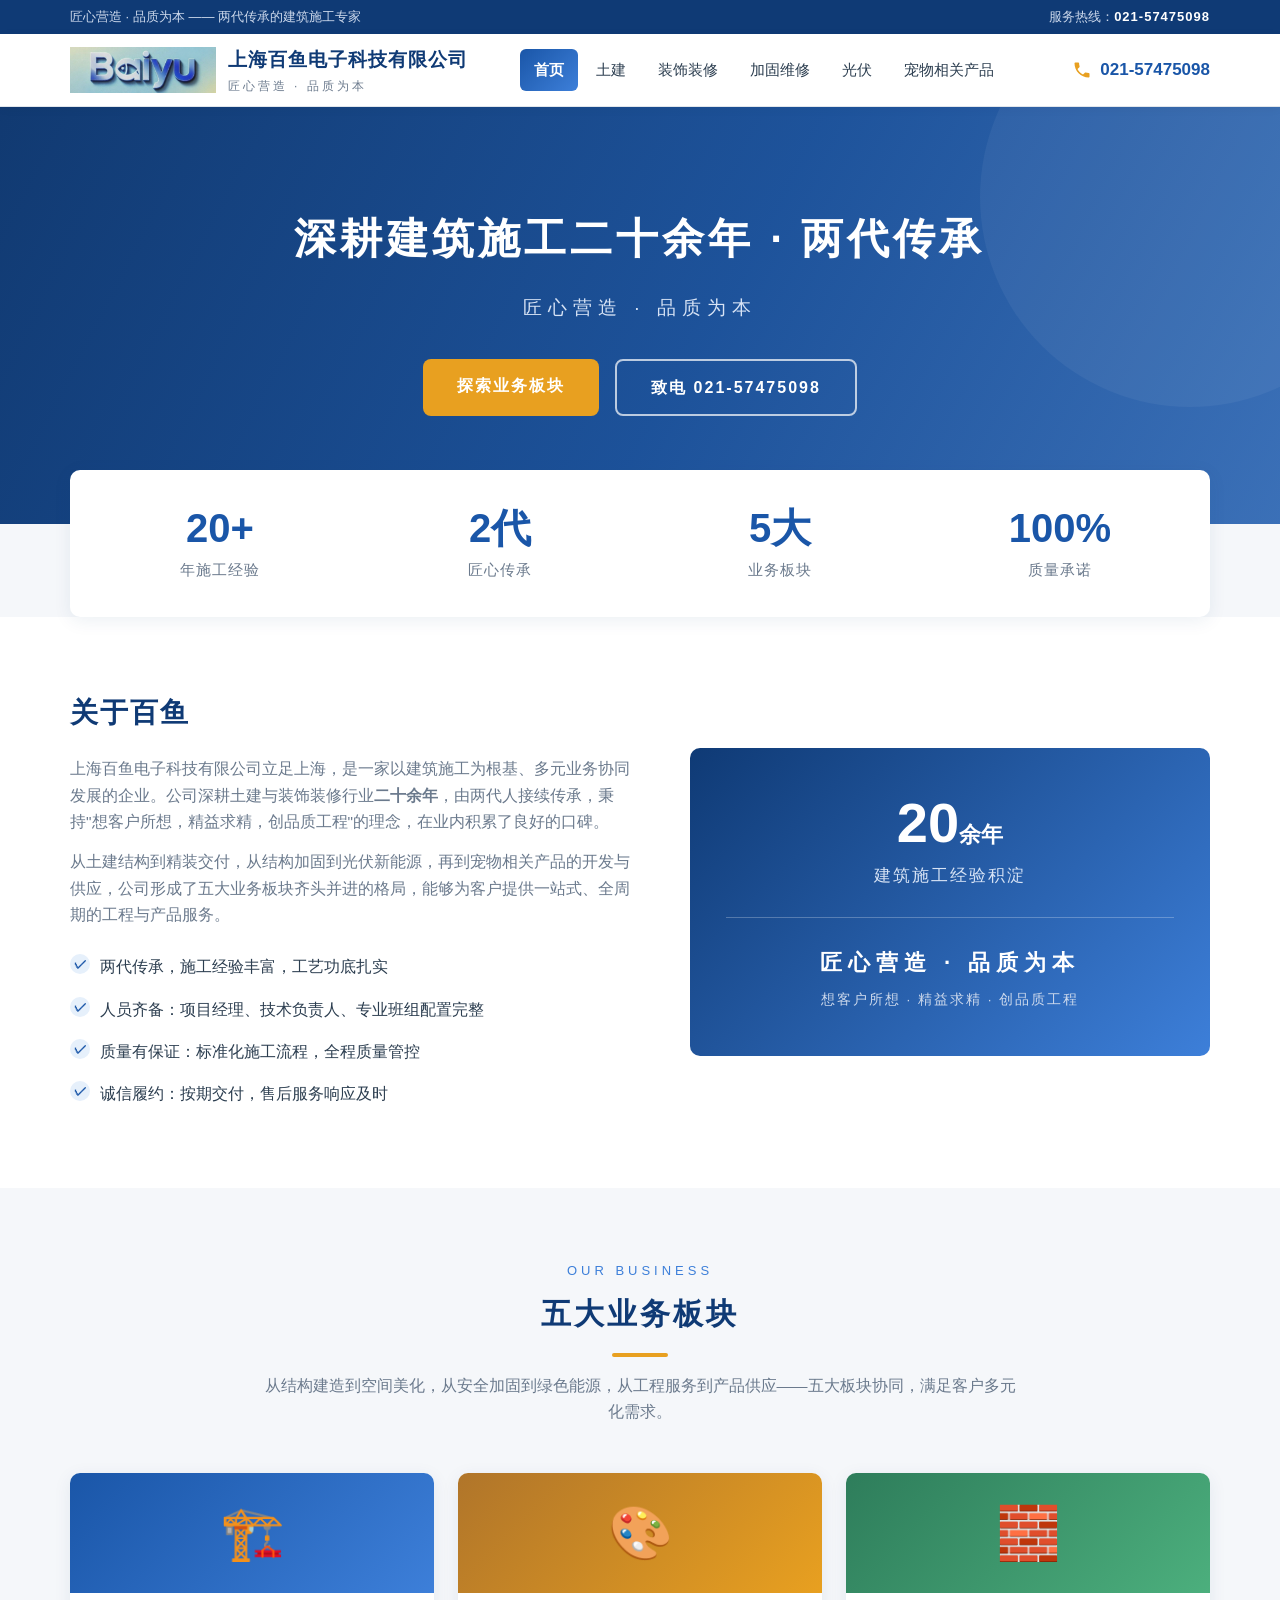
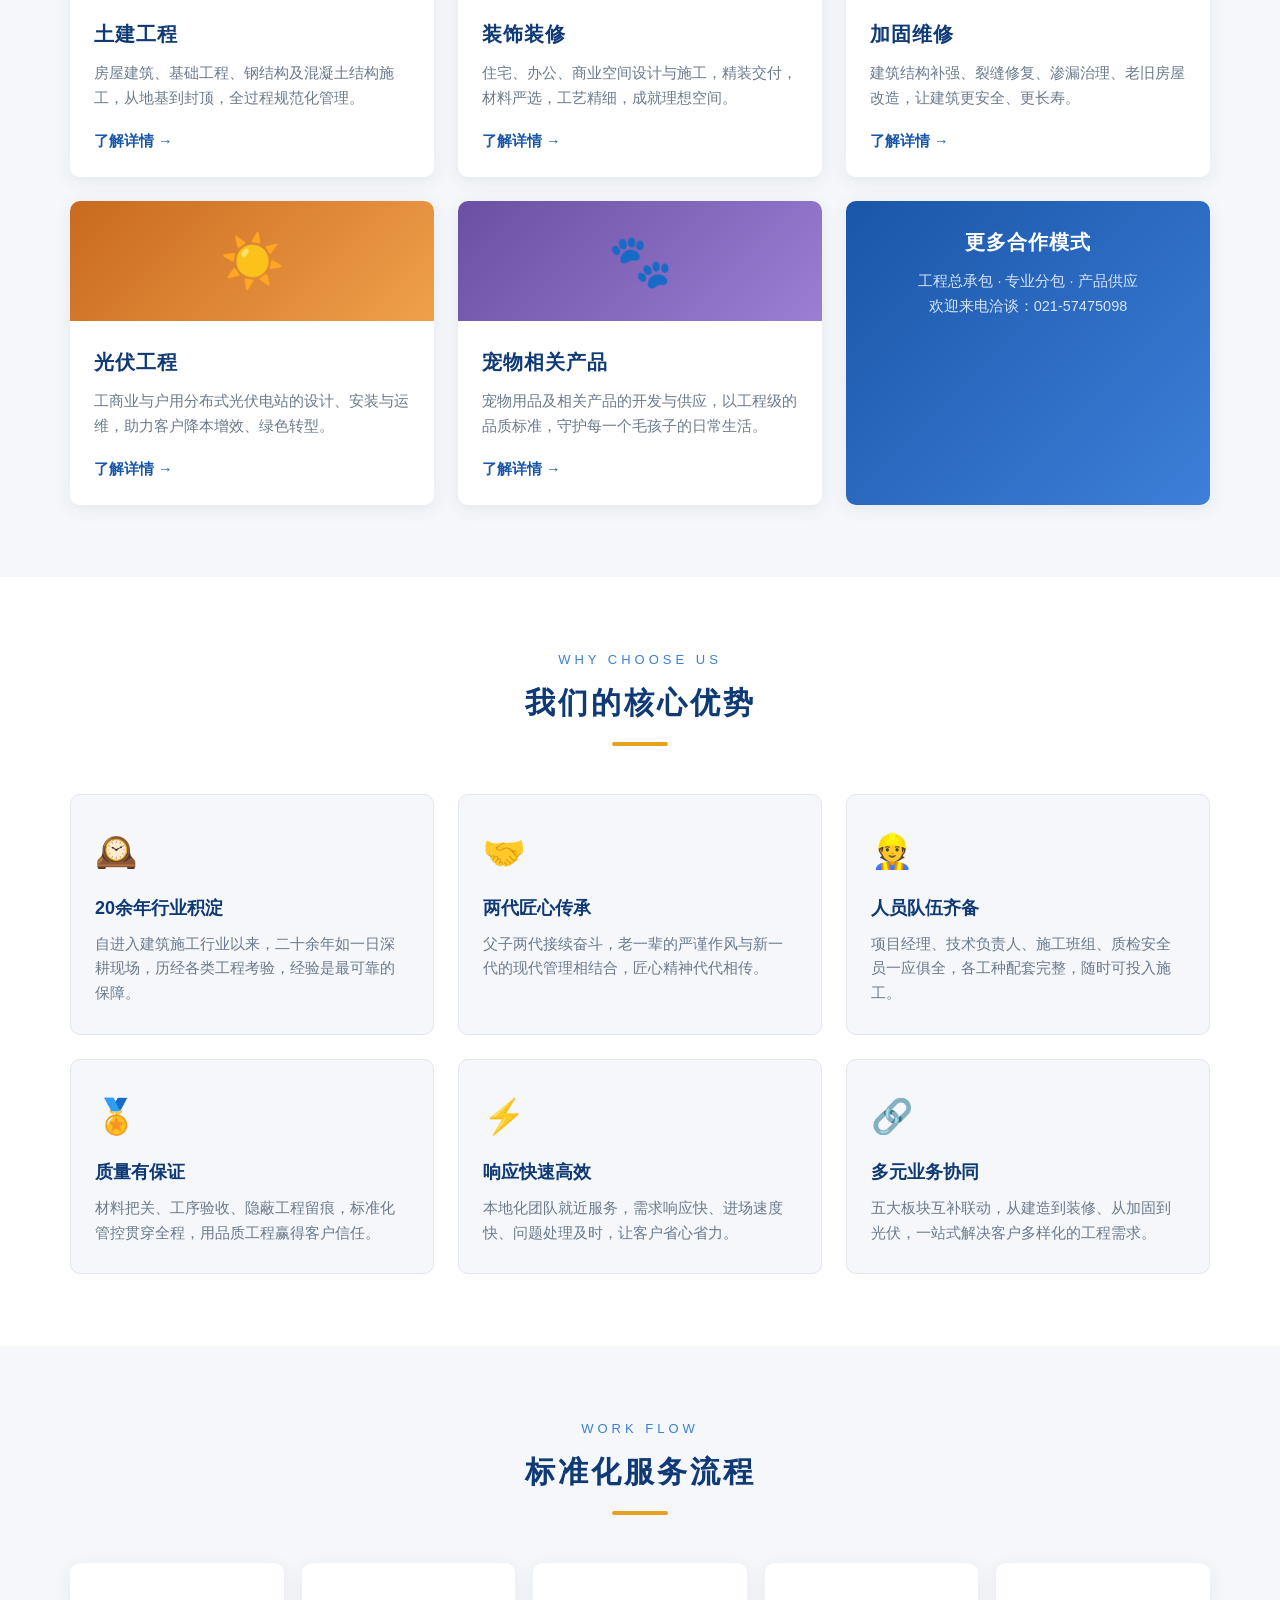
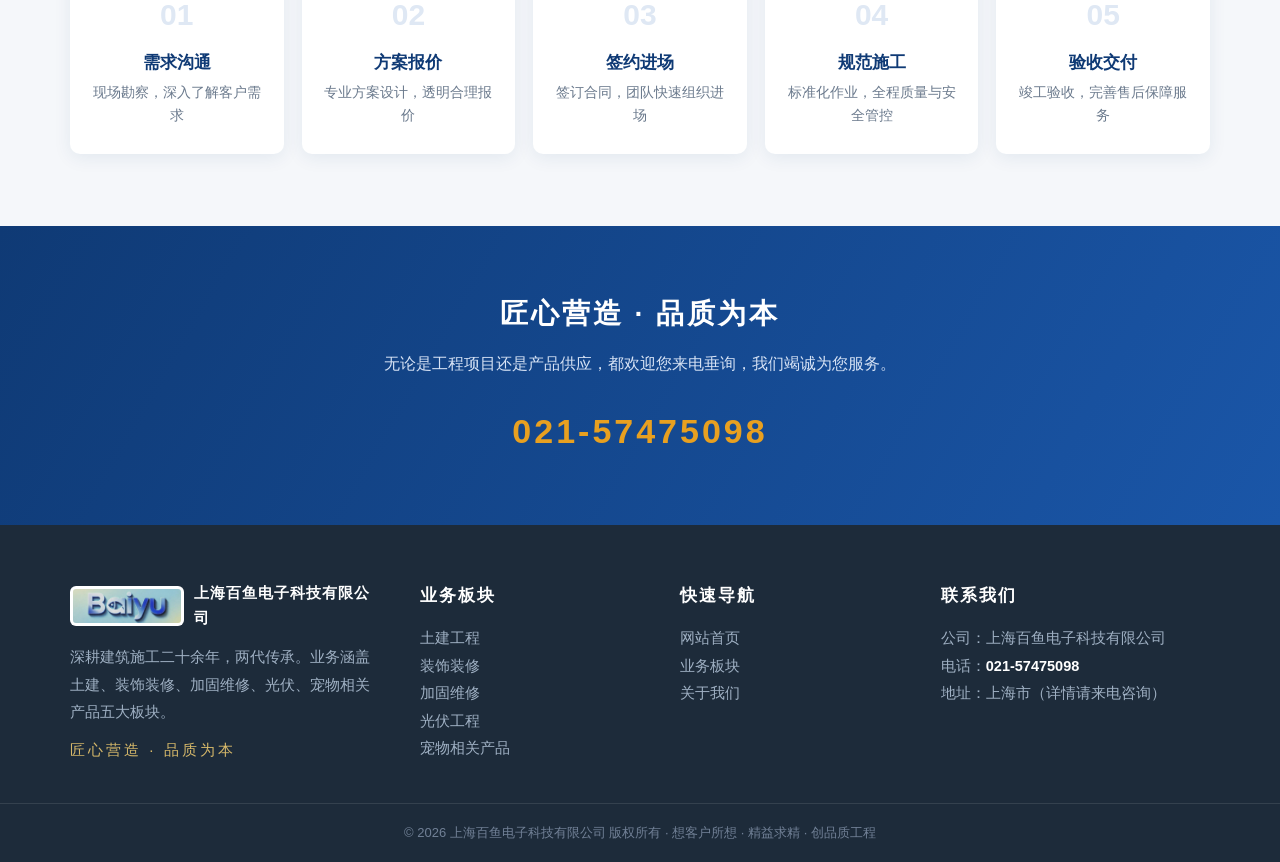
<file: index.html>
<!DOCTYPE html>
<html lang="zh-CN">
<head>
  <meta charset="UTF-8">
  <meta name="viewport" content="width=device-width, initial-scale=1.0">
  <meta name="description" content="上海百鱼电子科技有限公司——深耕建筑施工20余年，两代传承。业务涵盖土建、装饰装修、加固维修、光伏、宠物相关产品。匠心营造 · 品质为本。联系电话：021-57475098">
  <meta name="keywords" content="上海百鱼电子科技,土建工程,装饰装修,加固维修,光伏,宠物产品,建筑施工">
  <title>上海百鱼电子科技有限公司 · 匠心营造 品质为本</title>
  <link rel="icon" type="image/png" href="assets/logo.png">
  <link rel="stylesheet" href="css/style.css">
</head>
<body>

  <!-- 顶部信息条 -->
  <div class="topbar">
    <div class="container">
      <div>匠心营造 · 品质为本 —— 两代传承的建筑施工专家</div>
      <div>服务热线：<strong>021-57475098</strong></div>
    </div>
  </div>

  <!-- 导航 -->
  <header class="header">
    <div class="container nav">
      <a class="brand" href="index.html">
        <img src="assets/logo.png" alt="百鱼 Baiyu Logo">
        <div class="brand-text">
          <div class="cn">上海百鱼电子科技有限公司</div>
          <div class="slogan">匠心营造 · 品质为本</div>
        </div>
      </a>
      <nav class="nav-links" id="navLinks">
        <a href="index.html" class="active">首页</a>
        <a href="tujian.html">土建</a>
        <a href="zhuangshi.html">装饰装修</a>
        <a href="jiagu.html">加固维修</a>
        <a href="guangfu.html">光伏</a>
        <a href="chongwu.html">宠物相关产品</a>
      </nav>
      <div class="nav-phone">
        <svg viewBox="0 0 24 24"><path d="M6.6 10.8c1.4 2.8 3.8 5.1 6.6 6.6l2.2-2.2c.3-.3.7-.4 1-.2 1.1.4 2.3.6 3.6.6.6 0 1 .4 1 1V20c0 .6-.4 1-1 1C10.6 21 3 13.4 3 4c0-.6.4-1 1-1h3.5c.6 0 1 .4 1 1 0 1.2.2 2.4.6 3.6.1.3 0 .7-.2 1l-2.3 2.2z"/></svg>
        <span>021-57475098</span>
      </div>
      <button class="nav-toggle" aria-label="打开菜单">
        <span></span><span></span><span></span>
      </button>
    </div>
  </header>

  <!-- 首屏横幅 -->
  <section class="hero">
    <div class="container">
      <h1>深耕建筑施工二十余年 · 两代传承</h1>
      <div class="sub">匠心营造 · 品质为本</div>
      <div class="hero-actions">
        <a href="#biz" class="btn btn-primary">探索业务板块</a>
        <a href="tel:021-57475098" class="btn btn-ghost">致电 021-57475098</a>
      </div>
    </div>
  </section>

  <!-- 优势统计 -->
  <div class="container">
    <div class="stats reveal">
      <div class="stat">
        <div class="num" data-target="20" data-suffix="+">0</div>
        <div class="label">年施工经验</div>
      </div>
      <div class="stat">
        <div class="num" data-target="2" data-suffix="代">0</div>
        <div class="label">匠心传承</div>
      </div>
      <div class="stat">
        <div class="num" data-target="5" data-suffix="大">0</div>
        <div class="label">业务板块</div>
      </div>
      <div class="stat">
        <div class="num" data-target="100" data-suffix="%">0</div>
        <div class="label">质量承诺</div>
      </div>
    </div>
  </div>

  <!-- 公司简介 -->
  <section class="section alt" id="about">
    <div class="container about-wrap">
      <div class="about-text reveal">
        <h2>关于百鱼</h2>
        <p>上海百鱼电子科技有限公司立足上海，是一家以建筑施工为根基、多元业务协同发展的企业。公司深耕土建与装饰装修行业<strong>二十余年</strong>，由两代人接续传承，秉持"想客户所想，精益求精，创品质工程"的理念，在业内积累了良好的口碑。</p>
        <p>从土建结构到精装交付，从结构加固到光伏新能源，再到宠物相关产品的开发与供应，公司形成了五大业务板块齐头并进的格局，能够为客户提供一站式、全周期的工程与产品服务。</p>
        <ul class="about-list">
          <li>两代传承，施工经验丰富，工艺功底扎实</li>
          <li>人员齐备：项目经理、技术负责人、专业班组配置完整</li>
          <li>质量有保证：标准化施工流程，全程质量管控</li>
          <li>诚信履约：按期交付，售后服务响应及时</li>
        </ul>
      </div>
      <div class="about-badge reveal">
        <div class="big">20<span>余年</span></div>
        <div class="t">建筑施工经验积淀</div>
        <hr>
        <div class="phil">匠心营造 · 品质为本</div>
        <div class="phil-sub">想客户所想 · 精益求精 · 创品质工程</div>
      </div>
    </div>
  </section>

  <!-- 五大业务板块 -->
  <section class="section" id="biz">
    <div class="container">
      <div class="section-head reveal">
        <div class="en">Our Business</div>
        <h2>五大业务板块</h2>
        <div class="line"></div>
        <p class="desc">从结构建造到空间美化，从安全加固到绿色能源，从工程服务到产品供应——五大板块协同，满足客户多元化需求。</p>
      </div>
      <div class="biz-grid">
        <a class="biz-card reveal" href="tujian.html">
          <div class="icon icon-1">🏗️</div>
          <div class="body">
            <h3>土建工程</h3>
            <p>房屋建筑、基础工程、钢结构及混凝土结构施工，从地基到封顶，全过程规范化管理。</p>
            <span class="more">了解详情 →</span>
          </div>
        </a>
        <a class="biz-card reveal" href="zhuangshi.html">
          <div class="icon icon-2">🎨</div>
          <div class="body">
            <h3>装饰装修</h3>
            <p>住宅、办公、商业空间设计与施工，精装交付，材料严选，工艺精细，成就理想空间。</p>
            <span class="more">了解详情 →</span>
          </div>
        </a>
        <a class="biz-card reveal" href="jiagu.html">
          <div class="icon icon-3">🧱</div>
          <div class="body">
            <h3>加固维修</h3>
            <p>建筑结构补强、裂缝修复、渗漏治理、老旧房屋改造，让建筑更安全、更长寿。</p>
            <span class="more">了解详情 →</span>
          </div>
        </a>
        <a class="biz-card reveal" href="guangfu.html">
          <div class="icon icon-4">☀️</div>
          <div class="body">
            <h3>光伏工程</h3>
            <p>工商业与户用分布式光伏电站的设计、安装与运维，助力客户降本增效、绿色转型。</p>
            <span class="more">了解详情 →</span>
          </div>
        </a>
        <a class="biz-card reveal" href="chongwu.html">
          <div class="icon icon-5">🐾</div>
          <div class="body">
            <h3>宠物相关产品</h3>
            <p>宠物用品及相关产品的开发与供应，以工程级的品质标准，守护每一个毛孩子的日常生活。</p>
            <span class="more">了解详情 →</span>
          </div>
        </a>
        <div class="biz-card reveal" href="index.html" style="background:linear-gradient(135deg,#1a56a8,#3d7fd9);justify-content:center;text-align:center;">
          <div class="body" style="color:#fff;">
            <h3 style="color:#fff;">更多合作模式</h3>
            <p style="color:#d7e3f5;">工程总承包 · 专业分包 · 产品供应<br>欢迎来电洽谈：021-57475098</p>
          </div>
        </div>
      </div>
    </div>
  </section>

  <!-- 核心优势 -->
  <section class="section alt">
    <div class="container">
      <div class="section-head reveal">
        <div class="en">Why Choose Us</div>
        <h2>我们的核心优势</h2>
        <div class="line"></div>
      </div>
      <div class="point-grid">
        <div class="point-card reveal">
          <div class="ico">🕰️</div>
          <h3>20余年行业积淀</h3>
          <p>自进入建筑施工行业以来，二十余年如一日深耕现场，历经各类工程考验，经验是最可靠的保障。</p>
        </div>
        <div class="point-card reveal">
          <div class="ico">🤝</div>
          <h3>两代匠心传承</h3>
          <p>父子两代接续奋斗，老一辈的严谨作风与新一代的现代管理相结合，匠心精神代代相传。</p>
        </div>
        <div class="point-card reveal">
          <div class="ico">👷</div>
          <h3>人员队伍齐备</h3>
          <p>项目经理、技术负责人、施工班组、质检安全员一应俱全，各工种配套完整，随时可投入施工。</p>
        </div>
        <div class="point-card reveal">
          <div class="ico">🏅</div>
          <h3>质量有保证</h3>
          <p>材料把关、工序验收、隐蔽工程留痕，标准化管控贯穿全程，用品质工程赢得客户信任。</p>
        </div>
        <div class="point-card reveal">
          <div class="ico">⚡</div>
          <h3>响应快速高效</h3>
          <p>本地化团队就近服务，需求响应快、进场速度快、问题处理及时，让客户省心省力。</p>
        </div>
        <div class="point-card reveal">
          <div class="ico">🔗</div>
          <h3>多元业务协同</h3>
          <p>五大板块互补联动，从建造到装修、从加固到光伏，一站式解决客户多样化的工程需求。</p>
        </div>
      </div>
    </div>
  </section>

  <!-- 服务流程 -->
  <section class="section">
    <div class="container">
      <div class="section-head reveal">
        <div class="en">Work Flow</div>
        <h2>标准化服务流程</h2>
        <div class="line"></div>
      </div>
      <div class="flow-grid reveal">
        <div class="flow-item"><h4>需求沟通</h4><p>现场勘察，深入了解客户需求</p></div>
        <div class="flow-item"><h4>方案报价</h4><p>专业方案设计，透明合理报价</p></div>
        <div class="flow-item"><h4>签约进场</h4><p>签订合同，团队快速组织进场</p></div>
        <div class="flow-item"><h4>规范施工</h4><p>标准化作业，全程质量与安全管控</p></div>
        <div class="flow-item"><h4>验收交付</h4><p>竣工验收，完善售后保障服务</p></div>
      </div>
    </div>
  </section>

  <!-- 联系 CTA -->
  <section class="cta">
    <div class="container">
      <h2>匠心营造 · 品质为本</h2>
      <p>无论是工程项目还是产品供应，都欢迎您来电垂询，我们竭诚为您服务。</p>
      <div class="phone">021-57475098</div>
    </div>
  </section>

  <!-- 页脚 -->
  <footer class="footer">
    <div class="container footer-grid">
      <div>
        <div class="logo-row">
          <img src="assets/logo.png" alt="百鱼 Logo">
          <span>上海百鱼电子科技有限公司</span>
        </div>
        <p>深耕建筑施工二十余年，两代传承。业务涵盖土建、装饰装修、加固维修、光伏、宠物相关产品五大板块。</p>
        <div class="slogan-line">匠心营造 · 品质为本</div>
      </div>
      <div>
        <h4>业务板块</h4>
        <ul>
          <li><a href="tujian.html">土建工程</a></li>
          <li><a href="zhuangshi.html">装饰装修</a></li>
          <li><a href="jiagu.html">加固维修</a></li>
          <li><a href="guangfu.html">光伏工程</a></li>
          <li><a href="chongwu.html">宠物相关产品</a></li>
        </ul>
      </div>
      <div>
        <h4>快速导航</h4>
        <ul>
          <li><a href="index.html">网站首页</a></li>
          <li><a href="index.html#biz">业务板块</a></li>
          <li><a href="index.html#about">关于我们</a></li>
        </ul>
      </div>
      <div>
        <h4>联系我们</h4>
        <ul>
          <li>公司：上海百鱼电子科技有限公司</li>
          <li>电话：<strong style="color:#fff;">021-57475098</strong></li>
          <li>地址：上海市（详情请来电咨询）</li>
        </ul>
      </div>
    </div>
    <div class="footer-bottom">
      © 2026 上海百鱼电子科技有限公司 版权所有 · 想客户所想 · 精益求精 · 创品质工程
    </div>
  </footer>

  <button id="backTop" aria-label="回到顶部">↑</button>
  <script src="js/main.js"></script>
</body>
</html>
</file>
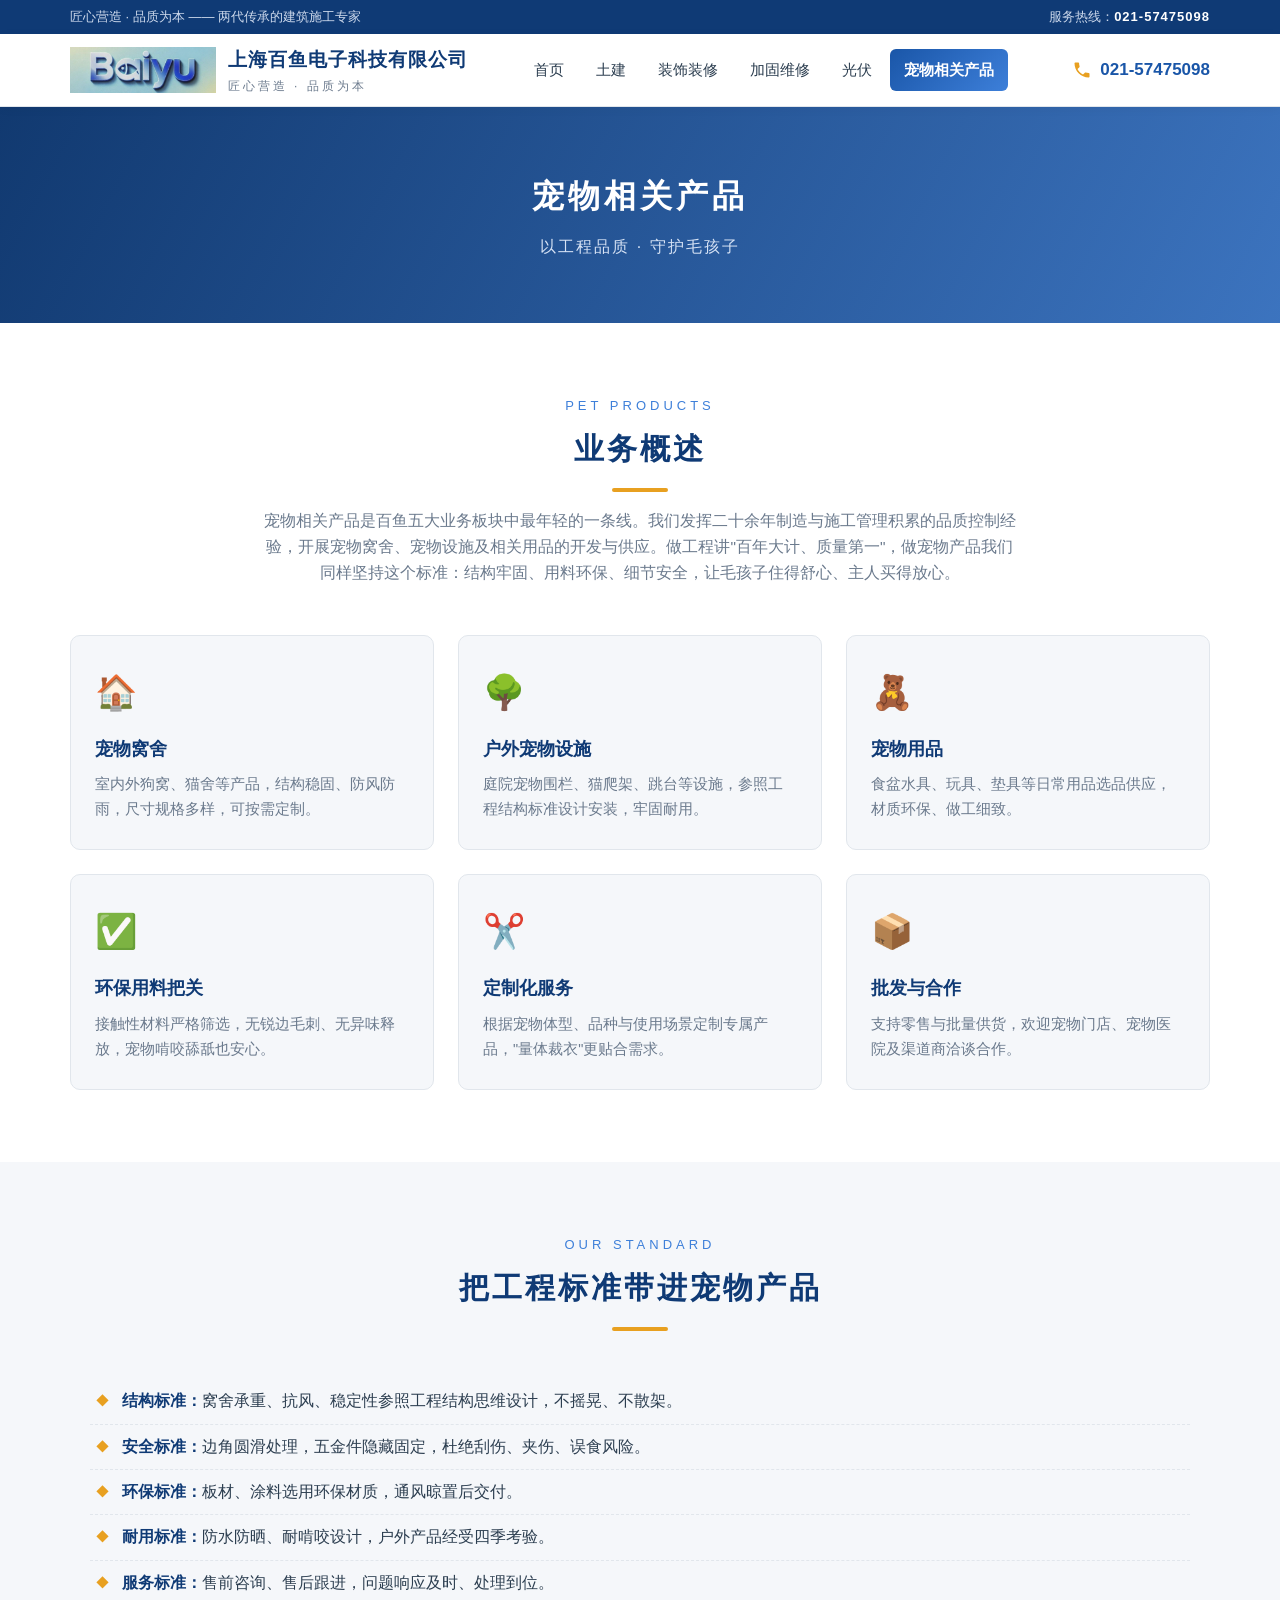
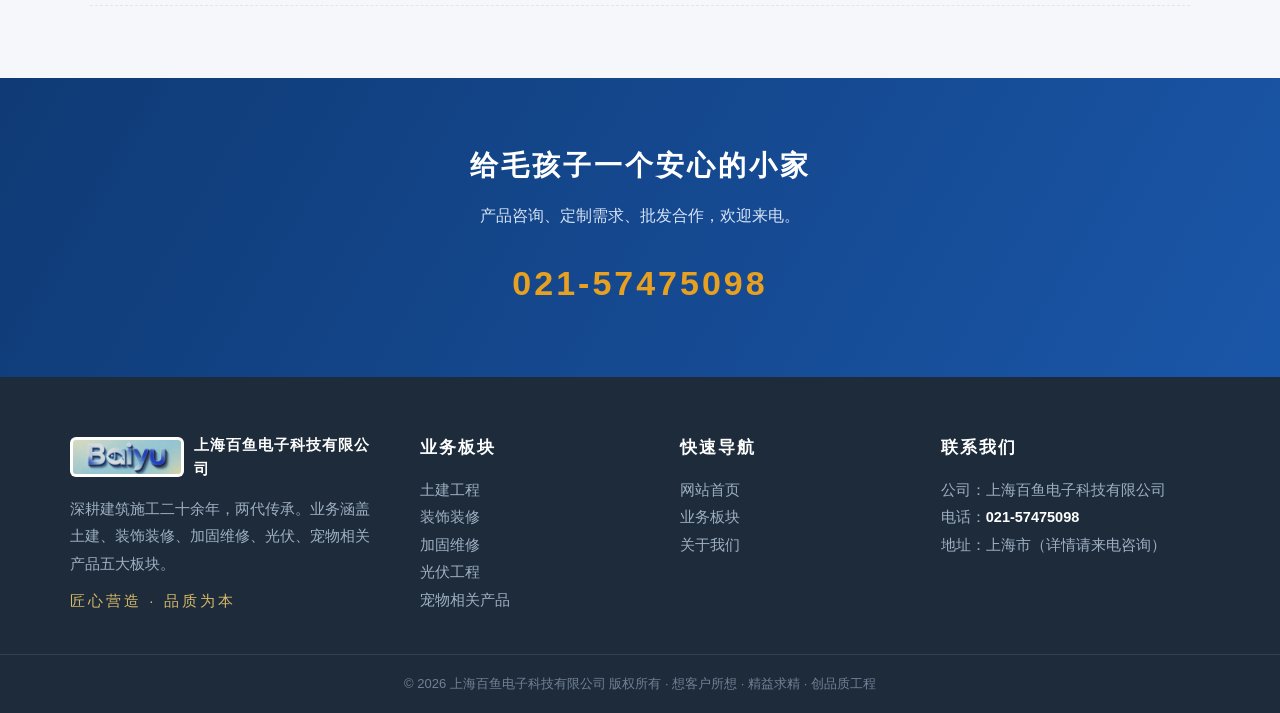
<file: chongwu.html>
<!DOCTYPE html>
<html lang="zh-CN" data-page-node-id="wtTp1rH2xym6tVsRWDOSIb">
<head data-page-node-id="W7H0JuuSEPv40PsBdnPqUw">
  <meta charset="UTF-8" data-page-node-id="Z5FBBeCQgEJi8WMsAnsDAt">
  <meta name="viewport" content="width=device-width, initial-scale=1.0" data-page-node-id="SERAqkRcq754w9OFpJabIh">
  <meta name="description" content="上海百鱼电子科技有限公司宠物相关产品业务：宠物窝舍、宠物设施等产品开发与供应，以工程级品质标准守护毛孩子。电话：021-57475098" data-page-node-id="0GnCfmVOyh0XCiA3Q5NV6E">
  <title>宠物相关产品 · 上海百鱼电子科技有限公司</title>
  <link rel="icon" type="image/png" href="assets/logo.png" data-page-node-id="R4xTEqGoMSUFz7GWcpBQ3H">
  <link rel="stylesheet" href="css/style.css" data-page-node-id="XAANYIuygLxdQC1U5f0311">
</head>
<body data-page-node-id="PS9Q4L5Y5DiWrr5rblbih5">

  <div class="topbar" data-page-node-id="tURGPBl60y0RY5AFeXlKHZ">
    <div class="container" data-page-node-id="I6GvGmuq9nMHk1SOCJx7qM">
      <div data-page-node-id="HyTbwGxA09G5LntIlY3FNF">匠心营造 · 品质为本 —— 两代传承的建筑施工专家</div>
      <div data-page-node-id="gGRWx7DFWrkZQhavNuzFjo">服务热线：<strong data-page-node-id="WpcjYx2jlHcelxnl5t2owj">021-57475098</strong></div>
    </div>
  </div>

  <header class="header" data-page-node-id="Sg7ir6FYPnU0BQtOx3vaIO">
    <div class="container nav" data-page-node-id="dbpl0xXaSEBFnJSnl61uTA">
      <a class="brand" href="index.html" data-page-node-id="irHUqcAXHLihnVIBCs25Uu">
        <img src="assets/logo.png" alt="百鱼 Baiyu Logo" data-page-node-id="QbBvL4SjO63lb5aKbiz5KM">
        <div class="brand-text" data-page-node-id="w7DRLhvIdVqryYad26EwHM">
          <div class="cn" data-page-node-id="B5wItaZZKeitXLXzFOOVKC">上海百鱼电子科技有限公司</div>
          <div class="slogan" data-page-node-id="dzsMZjppztVLHsvkofA6cE">匠心营造 · 品质为本</div>
        </div>
      </a>
      <nav class="nav-links" id="navLinks" data-page-node-id="A1Mz3yA7DJu1izWvBar8oU">
        <a href="index.html" data-page-node-id="sF6oRRDpRmkWmfeShwx6zX">首页</a>
        <a href="tujian.html" data-page-node-id="pi2KH0rMj3AbvGsQ6GBQfq">土建</a>
        <a href="zhuangshi.html" data-page-node-id="JuhR9E8UBV9u3CxanoNWRD">装饰装修</a>
        <a href="jiagu.html" data-page-node-id="IDNcDMWjDxO7sN66O2CoOt">加固维修</a>
        <a href="guangfu.html" data-page-node-id="eTnre8h99DoOjdCkw6LfCn">光伏</a>
        <a href="chongwu.html" class="active" data-page-node-id="KPxy2xu8DrTOHvBKLBGZGP">宠物相关产品</a>
      </nav>
      <div class="nav-phone" data-page-node-id="oYq0aJu7IW6PrkawbhGmRc">
        <svg viewBox="0 0 24 24" data-page-node-id="9ICVCyurcu4dPOzhvyO1EJ"><path d="M6.6 10.8c1.4 2.8 3.8 5.1 6.6 6.6l2.2-2.2c.3-.3.7-.4 1-.2 1.1.4 2.3.6 3.6.6.6 0 1 .4 1 1V20c0 .6-.4 1-1 1C10.6 21 3 13.4 3 4c0-.6.4-1 1-1h3.5c.6 0 1 .4 1 1 0 1.2.2 2.4.6 3.6.1.3 0 .7-.2 1l-2.3 2.2z" data-page-node-id="YhE7DC8Bjqx01BsZKveMXg"/></svg>
        <span data-page-node-id="z98ZV7m1azYuaedXHc24oM">021-57475098</span>
      </div>
      <button class="nav-toggle" aria-label="打开菜单" data-page-node-id="WAquIfAG3zibrd1NzF3s5y">
        <span data-page-node-id="s9RCQeaNtMc7SIj4t8eZtD"></span><span data-page-node-id="7XxPtk68yJ1rpGB7A6S8jz"></span><span data-page-node-id="L18JWFmtBLloOWN7nOhaF8"></span>
      </button>
    </div>
  </header>

  <section class="page-hero" data-page-node-id="dN94q4jyIyubkExCEiV4bF">
    <div class="container" data-page-node-id="YymLvT4tDXnfdF7fXsRfly">
      <h1 data-page-node-id="aAQusXaB2OdPXD2tFgieCa">宠物相关产品</h1>
      <p data-page-node-id="ChzQnF2mIxI5YaEjSuO9lj">以工程品质 · 守护毛孩子</p>
    </div>
  </section>

  <section class="section alt" data-page-node-id="hR5yDFrbOPABWaUchEULij">
    <div class="container" data-page-node-id="X90ppbCW32YWeQx9FyYKyH">
      <div class="section-head reveal" data-page-node-id="Y3sPwqkH4R61HKI6IiwIB6">
        <div class="en" data-page-node-id="8v2GHjkFHpB2KqMkwToZbI">Pet Products</div>
        <h2 data-page-node-id="bsaBpRoqlmg3gYvwwZRIaA">业务概述</h2>
        <div class="line" data-page-node-id="ntQ6XRf7NGv2UgGU1G89jl"></div>
        <p class="desc" data-page-node-id="A5SEAY9axZqg3vcsaDZhA5">宠物相关产品是百鱼五大业务板块中最年轻的一条线。我们发挥二十余年制造与施工管理积累的品质控制经验，开展宠物窝舍、宠物设施及相关用品的开发与供应。做工程讲"百年大计、质量第一"，做宠物产品我们同样坚持这个标准：结构牢固、用料环保、细节安全，让毛孩子住得舒心、主人买得放心。</p>
      </div>
      <div class="point-grid" data-page-node-id="dlCYWyl3vWWeGYe3fKOnnm">
        <div class="point-card reveal" data-page-node-id="wACwasF0CnIpjoz9fST6qB">
          <div class="ico" data-page-node-id="VVq7gNoOlKfrsmsFuWo21T">🏠</div>
          <h3 data-page-node-id="cbG0TzVJM5VDUzObGFGZcE">宠物窝舍</h3>
          <p data-page-node-id="lN9RvCQk7MATTMXMALAuTT">室内外狗窝、猫舍等产品，结构稳固、防风防雨，尺寸规格多样，可按需定制。</p>
        </div>
        <div class="point-card reveal" data-page-node-id="JyqTHkxrgpCdtGbGb6eStz">
          <div class="ico" data-page-node-id="MJeFYJd0AUwsgYIwm81mmU">🌳</div>
          <h3 data-page-node-id="VdUBa68wMEl7WhQW6wkyUU">户外宠物设施</h3>
          <p data-page-node-id="EjkeNJ66JiulPDH4AtNO57">庭院宠物围栏、猫爬架、跳台等设施，参照工程结构标准设计安装，牢固耐用。</p>
        </div>
        <div class="point-card reveal" data-page-node-id="as2DbQM4mKFu4nx5DwOHAg">
          <div class="ico" data-page-node-id="H1k63SrmesZl7BxvEbEPgO">🧸</div>
          <h3 data-page-node-id="tFBKwecrdENwTI0k6DaJkw">宠物用品</h3>
          <p data-page-node-id="mcpzLCgsgZHwzNK2heujb7">食盆水具、玩具、垫具等日常用品选品供应，材质环保、做工细致。</p>
        </div>
        <div class="point-card reveal" data-page-node-id="RJCB8IHq4HAi0xuqbfqoAo">
          <div class="ico" data-page-node-id="eT94Kb3dpgnvmDYNL5dJSX">✅</div>
          <h3 data-page-node-id="AQThEJIB7L9IQ1bG5E5mfD">环保用料把关</h3>
          <p data-page-node-id="KjmMwfYDkceO5iC1QokBAq">接触性材料严格筛选，无锐边毛刺、无异味释放，宠物啃咬舔舐也安心。</p>
        </div>
        <div class="point-card reveal" data-page-node-id="ajnrFHRjQKgSV6kggyobpv">
          <div class="ico" data-page-node-id="eYR3wfYyBFF3JBSWZ1HE06">✂️</div>
          <h3 data-page-node-id="awycAmbH9xtwlUTTtSWzB2">定制化服务</h3>
          <p data-page-node-id="jQqyWnFRkln7DIawjP4klN">根据宠物体型、品种与使用场景定制专属产品，"量体裁衣"更贴合需求。</p>
        </div>
        <div class="point-card reveal" data-page-node-id="zyFdyrs9VrlbE5FBW7oVg1">
          <div class="ico" data-page-node-id="4eAY1EkFYbNe56dFzoKqvy">📦</div>
          <h3 data-page-node-id="NbMFIn9kgOSs1mym2VCCuG">批发与合作</h3>
          <p data-page-node-id="U20PSxar6fWNTYaHfLpodF">支持零售与批量供货，欢迎宠物门店、宠物医院及渠道商洽谈合作。</p>
        </div>
      </div>
    </div>
  </section>

  <section class="section" data-page-node-id="bgtLwOPDrRDmJ2UufHLbpH">
    <div class="container" data-page-node-id="ohhr6mgDePMljZ4lEPO42O">
      <div class="section-head reveal" data-page-node-id="Bx4DdHIzQQckbIA62tmjIz">
        <div class="en" data-page-node-id="4vl0kUDXDnxaQ7C4GESNQA">Our Standard</div>
        <h2 data-page-node-id="9ZKe85Rg1qCPCVTBubC4ZC">把工程标准带进宠物产品</h2>
        <div class="line" data-page-node-id="P3DjMC7OpA2bHg5lNeABSq"></div>
      </div>
      <div class="container reveal" data-page-node-id="xeE3iiEoZdgaQSL6qkXtve">
        <ul class="check-list" data-page-node-id="gPQZTuvuaDd8BuGADJCC7M">
          <li data-page-node-id="uuhjnM8yTKzD74VAKYv7P9"><strong data-page-node-id="SuECAbJtVJ0lShqgpABl5P">结构标准：</strong>窝舍承重、抗风、稳定性参照工程结构思维设计，不摇晃、不散架。</li>
          <li data-page-node-id="tihsnVp8FIhx7uqZkxKvGb"><strong data-page-node-id="4ZnqtR33TPrXgy1Q0HHxBP">安全标准：</strong>边角圆滑处理，五金件隐藏固定，杜绝刮伤、夹伤、误食风险。</li>
          <li data-page-node-id="WvFgHzDSl2x8T26hEcxY8u"><strong data-page-node-id="effwHZz5z2wA93cgcMA7Oo">环保标准：</strong>板材、涂料选用环保材质，通风晾置后交付。</li>
          <li data-page-node-id="4saMGsN7NwHrkkt25YzmjF"><strong data-page-node-id="FPPTpwuEuEny188bgr3aGz">耐用标准：</strong>防水防晒、耐啃咬设计，户外产品经受四季考验。</li>
          <li data-page-node-id="AbtXiDLEEGoSzDiBVS0pQL"><strong data-page-node-id="wQg0Tyo0s9WQ1ba0SihJZw">服务标准：</strong>售前咨询、售后跟进，问题响应及时、处理到位。</li>
        </ul>
      </div>
    </div>
  </section>

  <section class="cta" data-page-node-id="5U3e6YDzvISvD8hYPXvd4p">
    <div class="container" data-page-node-id="ypLYhGHkhRAaX9HaKLB47f">
      <h2 data-page-node-id="ZAk8SOATbye4hEdIkLFHkj">给毛孩子一个安心的小家</h2>
      <p data-page-node-id="dhmkDFVK1JITyQHiu15miY">产品咨询、定制需求、批发合作，欢迎来电。</p>
      <div class="phone" data-page-node-id="Q4OBbcKN0AAoHJbalZtqNW">021-57475098</div>
    </div>
  </section>

  <footer class="footer" data-page-node-id="jGY5AOMPArmOnnfDcwBp0l">
    <div class="container footer-grid" data-page-node-id="3dXENMntu6nFxrQaOWTPEw">
      <div data-page-node-id="miJDm4riWST58UR9Hm3fNh">
        <div class="logo-row" data-page-node-id="ZPFDjYmZigEuQsEHytrrb5">
          <img src="assets/logo.png" alt="百鱼 Logo" data-page-node-id="OteAaEq795vTng1F0N6CFm">
          <span data-page-node-id="Ey15VRT6tCdrEvQWOSBfCV">上海百鱼电子科技有限公司</span>
        </div>
        <p data-page-node-id="ktafEI9ig3j0fbkvg0w7Ho">深耕建筑施工二十余年，两代传承。业务涵盖土建、装饰装修、加固维修、光伏、宠物相关产品五大板块。</p>
        <div class="slogan-line" data-page-node-id="svhWtVOaA0Z7pbub9mNHEM">匠心营造 · 品质为本</div>
      </div>
      <div data-page-node-id="vKEnj6sbifiBzQfEwhGpKW">
        <h4 data-page-node-id="BFsBKWnnWboAZAIH4GgIG2">业务板块</h4>
        <ul data-page-node-id="aXbtzaTKJoqL1X3L9iZJFr">
          <li data-page-node-id="aycqWFX4luZfkcBx6nFkmz"><a href="tujian.html" data-page-node-id="iQxFwKejU6WQNwSA6hZUPT">土建工程</a></li>
          <li data-page-node-id="HlpJKACGyCFrSgEhpEFTwA"><a href="zhuangshi.html" data-page-node-id="CJplPrkO8OeJHWNbV7Ltmv">装饰装修</a></li>
          <li data-page-node-id="JVQrnqraCkom3tAKc201cF"><a href="jiagu.html" data-page-node-id="7MVcdDg19O2ZiHdoMy5BMs">加固维修</a></li>
          <li data-page-node-id="SmUEFmw3KGcZqQDIJpBABf"><a href="guangfu.html" data-page-node-id="aNbE1d4A8APyUwxLVbM7Ma">光伏工程</a></li>
          <li data-page-node-id="KAq8GUAfxDC1W7EvE7923h"><a href="chongwu.html" data-page-node-id="kU8GEEYJzp8hiKoDBYcDWs">宠物相关产品</a></li>
        </ul>
      </div>
      <div data-page-node-id="92wHdjD4IFQjXRCrEyaXu6">
        <h4 data-page-node-id="ZsrfqwBPl1IU1pfLXZqwlO">快速导航</h4>
        <ul data-page-node-id="7H3x6j7a2gu2pKgRkCN5A8">
          <li data-page-node-id="ZdYVkGFCWVf0ODZgUBEVKs"><a href="index.html" data-page-node-id="L9A27M8PN4ZWbLAT7V3Cuu">网站首页</a></li>
          <li data-page-node-id="Z81aLlqvzZEVIvPqpHAY4C"><a href="index.html#biz" data-page-node-id="OQxrf4hpAn6GNqREzqBKmW">业务板块</a></li>
          <li data-page-node-id="4G7u7gTEhW4XvevWg0cnbV"><a href="index.html#about" data-page-node-id="ETXLwDkVRkyuOUlwLjRGH3">关于我们</a></li>
        </ul>
      </div>
      <div data-page-node-id="D4ScVpIvIor2HyFsQKuEWQ">
        <h4 data-page-node-id="ktzdRwJFamY8l5nwlAdWMn">联系我们</h4>
        <ul data-page-node-id="cH0uGRAz8Fw4Rs8DIezSws">
          <li data-page-node-id="lZefTm2VkjbbFJZSDIu3yV">公司：上海百鱼电子科技有限公司</li>
          <li data-page-node-id="ueACQzTE8ixwggdVbL3bHo">电话：<strong style="color:#fff;" data-page-node-id="KYG6Q07EZoscg3B2EpIIgF">021-57475098</strong></li>
          <li data-page-node-id="KeTOeLG3DH0pjROn4BZ3fM">地址：上海市（详情请来电咨询）</li>
        </ul>
      </div>
    </div>
    <div class="footer-bottom" data-page-node-id="GvkMzStTnYKaei3EaL98bX">
      © 2026 上海百鱼电子科技有限公司 版权所有 · 想客户所想 · 精益求精 · 创品质工程
    </div>
  </footer>

  <button id="backTop" aria-label="回到顶部" data-page-node-id="fjlESfAtywcvW3BGuB01XL">↑</button>
  <script src="js/main.js"></script>
</body>
</html>
</file>
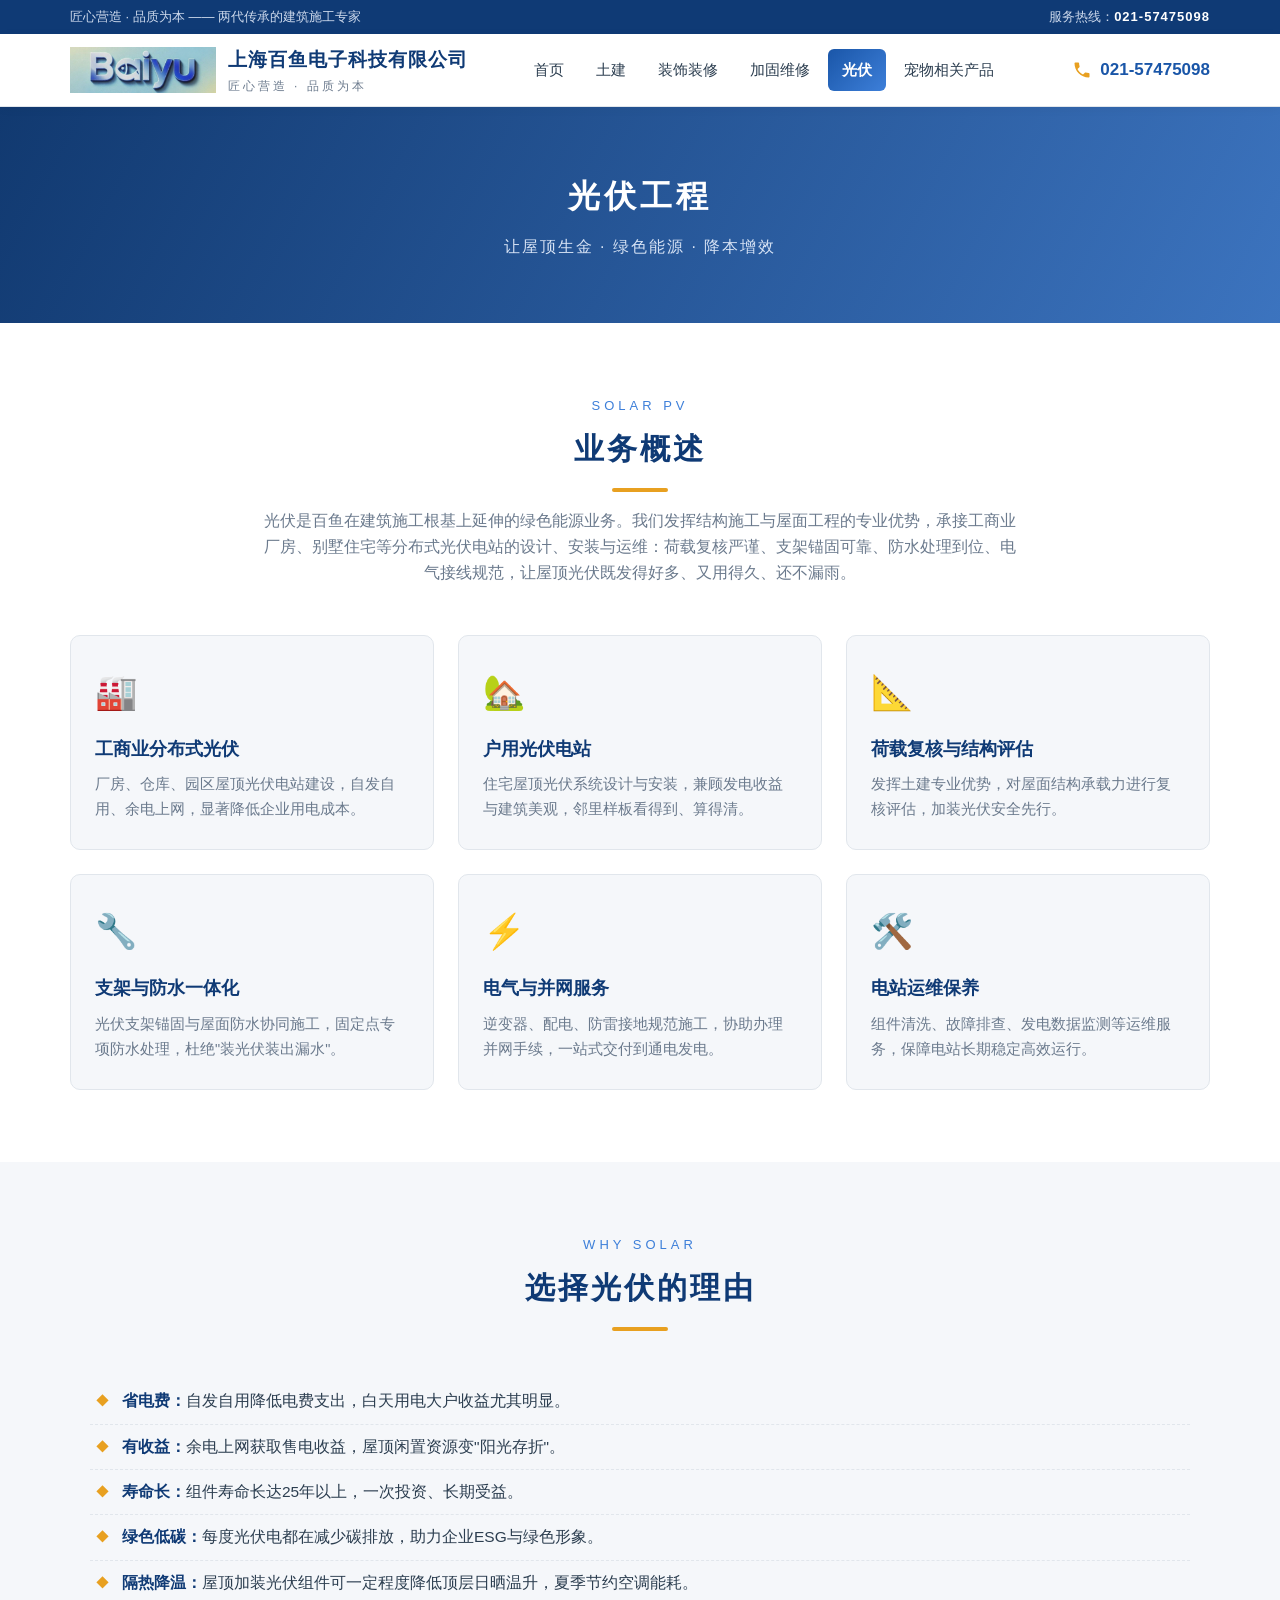
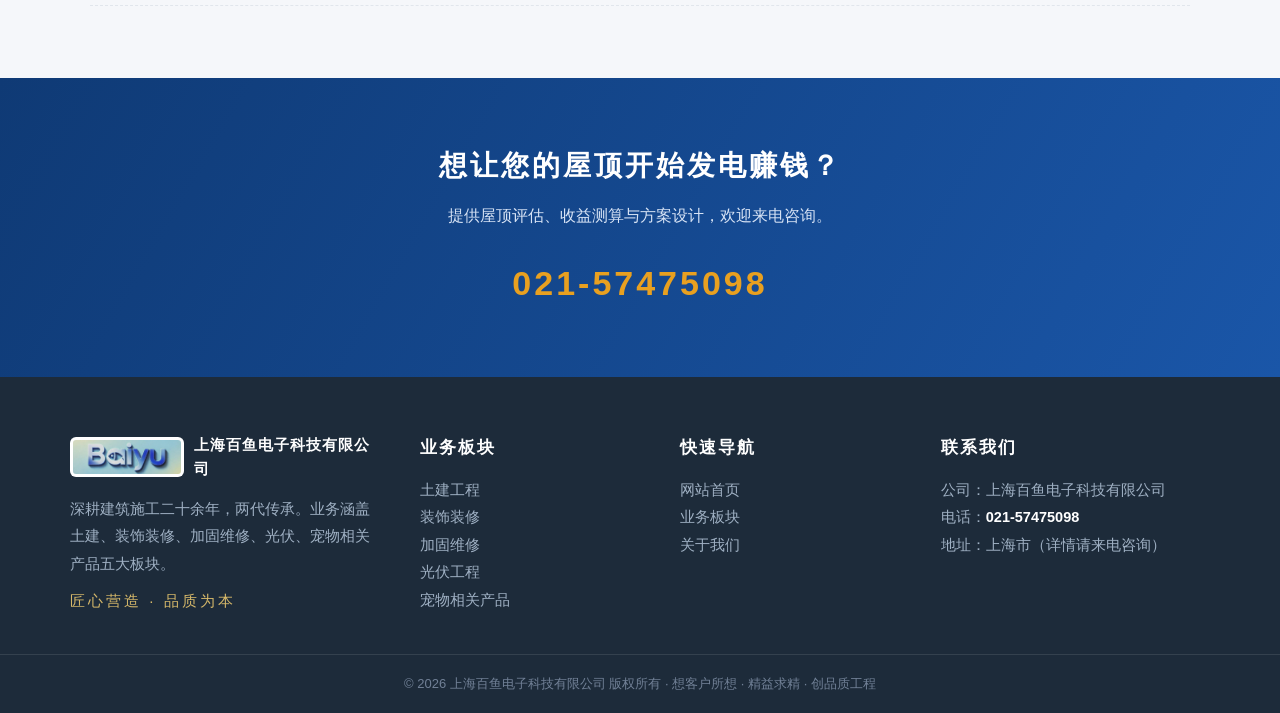
<file: guangfu.html>
<!DOCTYPE html>
<html lang="zh-CN">
<head>
  <meta charset="UTF-8">
  <meta name="viewport" content="width=device-width, initial-scale=1.0">
  <meta name="description" content="上海百鱼电子科技有限公司光伏业务：工商业与户用分布式光伏电站设计、安装与运维，助力降本增效、绿色转型。电话：021-57475098">
  <title>光伏工程 · 上海百鱼电子科技有限公司</title>
  <link rel="icon" type="image/png" href="assets/logo.png">
  <link rel="stylesheet" href="css/style.css">
</head>
<body>

  <div class="topbar">
    <div class="container">
      <div>匠心营造 · 品质为本 —— 两代传承的建筑施工专家</div>
      <div>服务热线：<strong>021-57475098</strong></div>
    </div>
  </div>

  <header class="header">
    <div class="container nav">
      <a class="brand" href="index.html">
        <img src="assets/logo.png" alt="百鱼 Baiyu Logo">
        <div class="brand-text">
          <div class="cn">上海百鱼电子科技有限公司</div>
          <div class="slogan">匠心营造 · 品质为本</div>
        </div>
      </a>
      <nav class="nav-links" id="navLinks">
        <a href="index.html">首页</a>
        <a href="tujian.html">土建</a>
        <a href="zhuangshi.html">装饰装修</a>
        <a href="jiagu.html">加固维修</a>
        <a href="guangfu.html" class="active">光伏</a>
        <a href="chongwu.html">宠物相关产品</a>
      </nav>
      <div class="nav-phone">
        <svg viewBox="0 0 24 24"><path d="M6.6 10.8c1.4 2.8 3.8 5.1 6.6 6.6l2.2-2.2c.3-.3.7-.4 1-.2 1.1.4 2.3.6 3.6.6.6 0 1 .4 1 1V20c0 .6-.4 1-1 1C10.6 21 3 13.4 3 4c0-.6.4-1 1-1h3.5c.6 0 1 .4 1 1 0 1.2.2 2.4.6 3.6.1.3 0 .7-.2 1l-2.3 2.2z"/></svg>
        <span>021-57475098</span>
      </div>
      <button class="nav-toggle" aria-label="打开菜单">
        <span></span><span></span><span></span>
      </button>
    </div>
  </header>

  <section class="page-hero">
    <div class="container">
      <h1>光伏工程</h1>
      <p>让屋顶生金 · 绿色能源 · 降本增效</p>
    </div>
  </section>

  <section class="section alt">
    <div class="container">
      <div class="section-head reveal">
        <div class="en">Solar PV</div>
        <h2>业务概述</h2>
        <div class="line"></div>
        <p class="desc">光伏是百鱼在建筑施工根基上延伸的绿色能源业务。我们发挥结构施工与屋面工程的专业优势，承接工商业厂房、别墅住宅等分布式光伏电站的设计、安装与运维：荷载复核严谨、支架锚固可靠、防水处理到位、电气接线规范，让屋顶光伏既发得好多、又用得久、还不漏雨。</p>
      </div>
      <div class="point-grid">
        <div class="point-card reveal">
          <div class="ico">🏭</div>
          <h3>工商业分布式光伏</h3>
          <p>厂房、仓库、园区屋顶光伏电站建设，自发自用、余电上网，显著降低企业用电成本。</p>
        </div>
        <div class="point-card reveal">
          <div class="ico">🏡</div>
          <h3>户用光伏电站</h3>
          <p>住宅屋顶光伏系统设计与安装，兼顾发电收益与建筑美观，邻里样板看得到、算得清。</p>
        </div>
        <div class="point-card reveal">
          <div class="ico">📐</div>
          <h3>荷载复核与结构评估</h3>
          <p>发挥土建专业优势，对屋面结构承载力进行复核评估，加装光伏安全先行。</p>
        </div>
        <div class="point-card reveal">
          <div class="ico">🔧</div>
          <h3>支架与防水一体化</h3>
          <p>光伏支架锚固与屋面防水协同施工，固定点专项防水处理，杜绝"装光伏装出漏水"。</p>
        </div>
        <div class="point-card reveal">
          <div class="ico">⚡</div>
          <h3>电气与并网服务</h3>
          <p>逆变器、配电、防雷接地规范施工，协助办理并网手续，一站式交付到通电发电。</p>
        </div>
        <div class="point-card reveal">
          <div class="ico">🛠️</div>
          <h3>电站运维保养</h3>
          <p>组件清洗、故障排查、发电数据监测等运维服务，保障电站长期稳定高效运行。</p>
        </div>
      </div>
    </div>
  </section>

  <section class="section">
    <div class="container">
      <div class="section-head reveal">
        <div class="en">Why Solar</div>
        <h2>选择光伏的理由</h2>
        <div class="line"></div>
      </div>
      <div class="container reveal">
        <ul class="check-list">
          <li><strong>省电费：</strong>自发自用降低电费支出，白天用电大户收益尤其明显。</li>
          <li><strong>有收益：</strong>余电上网获取售电收益，屋顶闲置资源变"阳光存折"。</li>
          <li><strong>寿命长：</strong>组件寿命长达25年以上，一次投资、长期受益。</li>
          <li><strong>绿色低碳：</strong>每度光伏电都在减少碳排放，助力企业ESG与绿色形象。</li>
          <li><strong>隔热降温：</strong>屋顶加装光伏组件可一定程度降低顶层日晒温升，夏季节约空调能耗。</li>
        </ul>
      </div>
    </div>
  </section>

  <section class="cta">
    <div class="container">
      <h2>想让您的屋顶开始发电赚钱？</h2>
      <p>提供屋顶评估、收益测算与方案设计，欢迎来电咨询。</p>
      <div class="phone">021-57475098</div>
    </div>
  </section>

  <footer class="footer">
    <div class="container footer-grid">
      <div>
        <div class="logo-row">
          <img src="assets/logo.png" alt="百鱼 Logo">
          <span>上海百鱼电子科技有限公司</span>
        </div>
        <p>深耕建筑施工二十余年，两代传承。业务涵盖土建、装饰装修、加固维修、光伏、宠物相关产品五大板块。</p>
        <div class="slogan-line">匠心营造 · 品质为本</div>
      </div>
      <div>
        <h4>业务板块</h4>
        <ul>
          <li><a href="tujian.html">土建工程</a></li>
          <li><a href="zhuangshi.html">装饰装修</a></li>
          <li><a href="jiagu.html">加固维修</a></li>
          <li><a href="guangfu.html">光伏工程</a></li>
          <li><a href="chongwu.html">宠物相关产品</a></li>
        </ul>
      </div>
      <div>
        <h4>快速导航</h4>
        <ul>
          <li><a href="index.html">网站首页</a></li>
          <li><a href="index.html#biz">业务板块</a></li>
          <li><a href="index.html#about">关于我们</a></li>
        </ul>
      </div>
      <div>
        <h4>联系我们</h4>
        <ul>
          <li>公司：上海百鱼电子科技有限公司</li>
          <li>电话：<strong style="color:#fff;">021-57475098</strong></li>
          <li>地址：上海市（详情请来电咨询）</li>
        </ul>
      </div>
    </div>
    <div class="footer-bottom">
      © 2026 上海百鱼电子科技有限公司 版权所有 · 想客户所想 · 精益求精 · 创品质工程
    </div>
  </footer>

  <button id="backTop" aria-label="回到顶部">↑</button>
  <script src="js/main.js"></script>
</body>
</html>
</file>
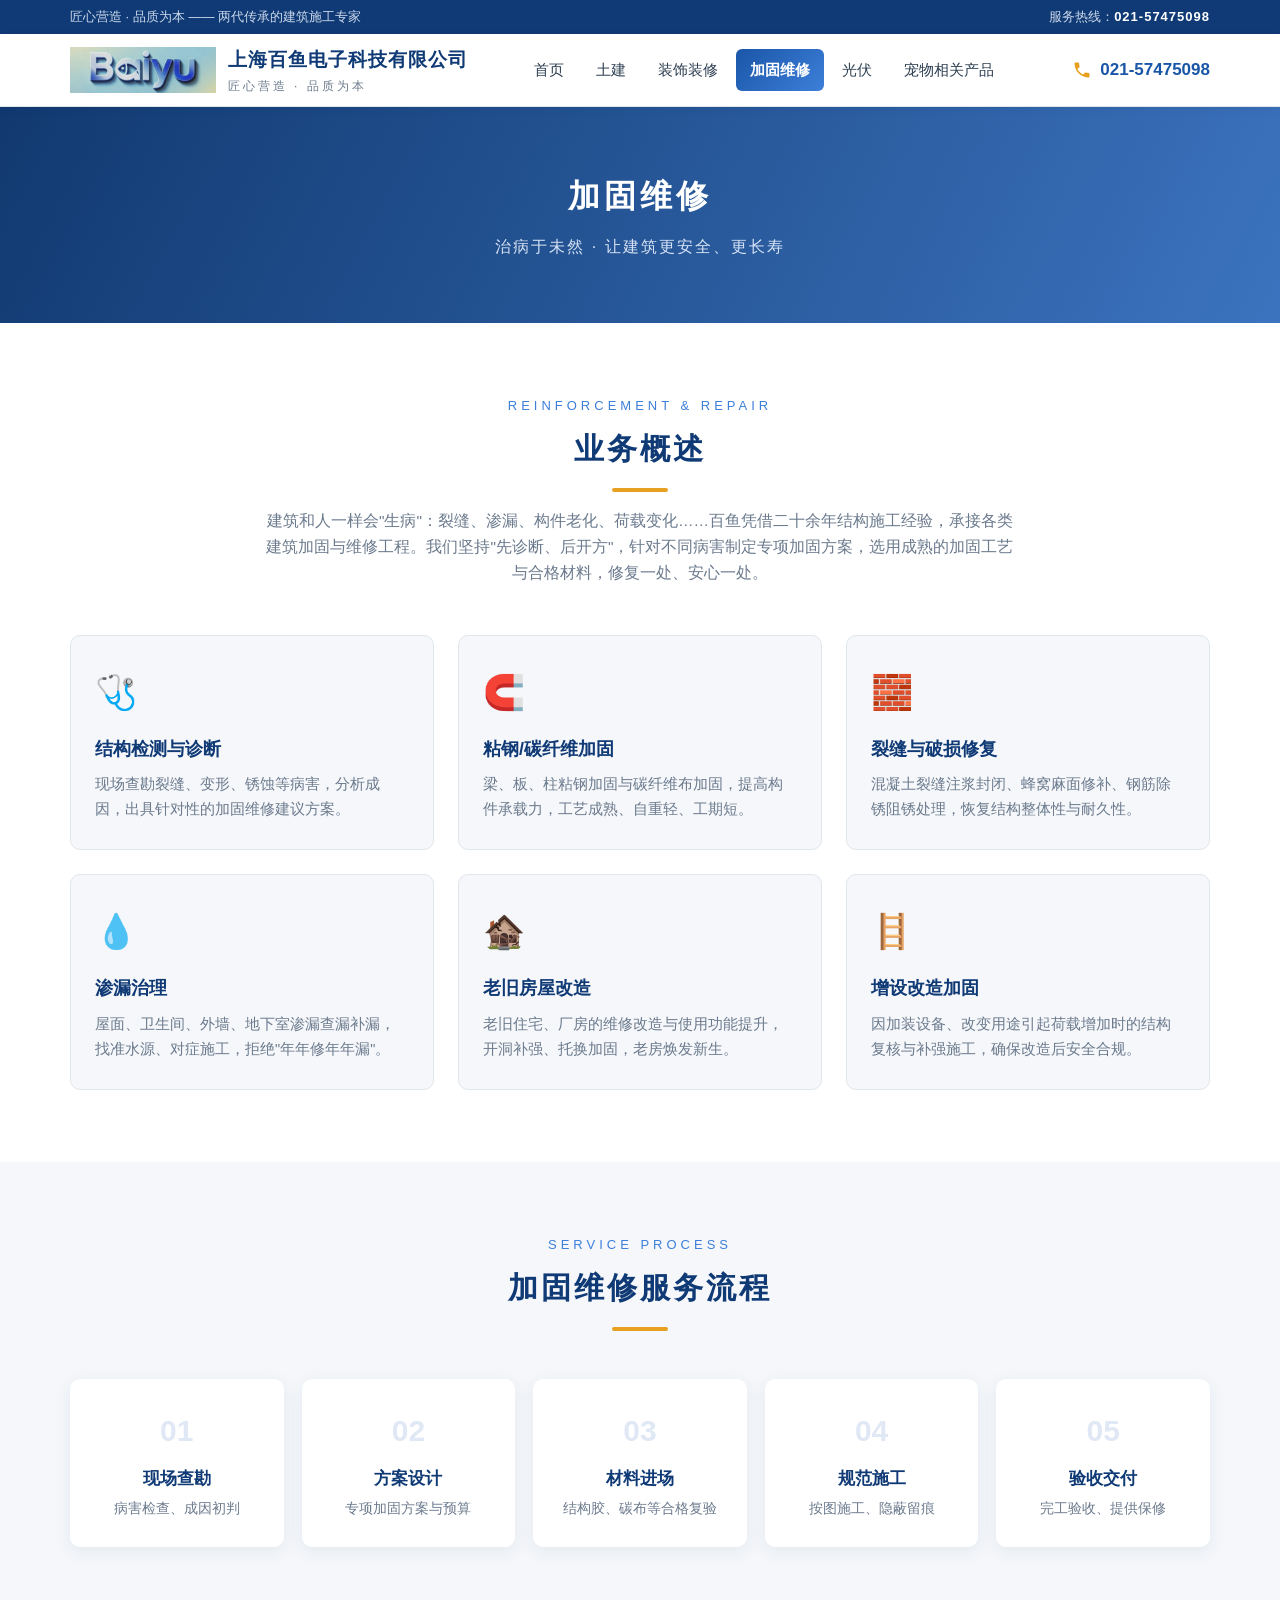
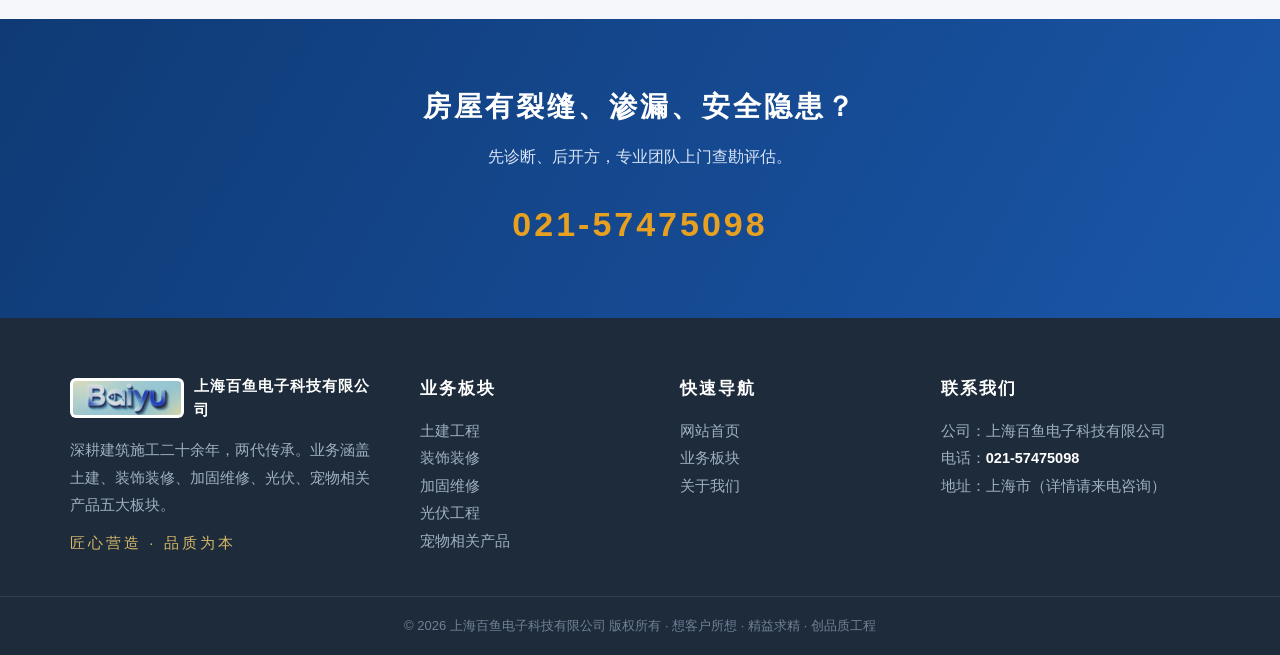
<file: jiagu.html>
<!DOCTYPE html>
<html lang="zh-CN">
<head>
  <meta charset="UTF-8">
  <meta name="viewport" content="width=device-width, initial-scale=1.0">
  <meta name="description" content="上海百鱼电子科技有限公司加固维修业务：建筑结构补强、裂缝修复、渗漏治理、老旧房屋改造，让建筑更安全、更长寿。电话：021-57475098">
  <title>加固维修 · 上海百鱼电子科技有限公司</title>
  <link rel="icon" type="image/png" href="assets/logo.png">
  <link rel="stylesheet" href="css/style.css">
</head>
<body>

  <div class="topbar">
    <div class="container">
      <div>匠心营造 · 品质为本 —— 两代传承的建筑施工专家</div>
      <div>服务热线：<strong>021-57475098</strong></div>
    </div>
  </div>

  <header class="header">
    <div class="container nav">
      <a class="brand" href="index.html">
        <img src="assets/logo.png" alt="百鱼 Baiyu Logo">
        <div class="brand-text">
          <div class="cn">上海百鱼电子科技有限公司</div>
          <div class="slogan">匠心营造 · 品质为本</div>
        </div>
      </a>
      <nav class="nav-links" id="navLinks">
        <a href="index.html">首页</a>
        <a href="tujian.html">土建</a>
        <a href="zhuangshi.html">装饰装修</a>
        <a href="jiagu.html" class="active">加固维修</a>
        <a href="guangfu.html">光伏</a>
        <a href="chongwu.html">宠物相关产品</a>
      </nav>
      <div class="nav-phone">
        <svg viewBox="0 0 24 24"><path d="M6.6 10.8c1.4 2.8 3.8 5.1 6.6 6.6l2.2-2.2c.3-.3.7-.4 1-.2 1.1.4 2.3.6 3.6.6.6 0 1 .4 1 1V20c0 .6-.4 1-1 1C10.6 21 3 13.4 3 4c0-.6.4-1 1-1h3.5c.6 0 1 .4 1 1 0 1.2.2 2.4.6 3.6.1.3 0 .7-.2 1l-2.3 2.2z"/></svg>
        <span>021-57475098</span>
      </div>
      <button class="nav-toggle" aria-label="打开菜单">
        <span></span><span></span><span></span>
      </button>
    </div>
  </header>

  <section class="page-hero">
    <div class="container">
      <h1>加固维修</h1>
      <p>治病于未然 · 让建筑更安全、更长寿</p>
    </div>
  </section>

  <section class="section alt">
    <div class="container">
      <div class="section-head reveal">
        <div class="en">Reinforcement & Repair</div>
        <h2>业务概述</h2>
        <div class="line"></div>
        <p class="desc">建筑和人一样会"生病"：裂缝、渗漏、构件老化、荷载变化……百鱼凭借二十余年结构施工经验，承接各类建筑加固与维修工程。我们坚持"先诊断、后开方"，针对不同病害制定专项加固方案，选用成熟的加固工艺与合格材料，修复一处、安心一处。</p>
      </div>
      <div class="point-grid">
        <div class="point-card reveal">
          <div class="ico">🩺</div>
          <h3>结构检测与诊断</h3>
          <p>现场查勘裂缝、变形、锈蚀等病害，分析成因，出具针对性的加固维修建议方案。</p>
        </div>
        <div class="point-card reveal">
          <div class="ico">🧲</div>
          <h3>粘钢/碳纤维加固</h3>
          <p>梁、板、柱粘钢加固与碳纤维布加固，提高构件承载力，工艺成熟、自重轻、工期短。</p>
        </div>
        <div class="point-card reveal">
          <div class="ico">🧱</div>
          <h3>裂缝与破损修复</h3>
          <p>混凝土裂缝注浆封闭、蜂窝麻面修补、钢筋除锈阻锈处理，恢复结构整体性与耐久性。</p>
        </div>
        <div class="point-card reveal">
          <div class="ico">💧</div>
          <h3>渗漏治理</h3>
          <p>屋面、卫生间、外墙、地下室渗漏查漏补漏，找准水源、对症施工，拒绝"年年修年年漏"。</p>
        </div>
        <div class="point-card reveal">
          <div class="ico">🏚️</div>
          <h3>老旧房屋改造</h3>
          <p>老旧住宅、厂房的维修改造与使用功能提升，开洞补强、托换加固，老房焕发新生。</p>
        </div>
        <div class="point-card reveal">
          <div class="ico">🪜</div>
          <h3>增设改造加固</h3>
          <p>因加装设备、改变用途引起荷载增加时的结构复核与补强施工，确保改造后安全合规。</p>
        </div>
      </div>
    </div>
  </section>

  <section class="section">
    <div class="container">
      <div class="section-head reveal">
        <div class="en">Service Process</div>
        <h2>加固维修服务流程</h2>
        <div class="line"></div>
      </div>
      <div class="flow-grid reveal">
        <div class="flow-item"><h4>现场查勘</h4><p>病害检查、成因初判</p></div>
        <div class="flow-item"><h4>方案设计</h4><p>专项加固方案与预算</p></div>
        <div class="flow-item"><h4>材料进场</h4><p>结构胶、碳布等合格复验</p></div>
        <div class="flow-item"><h4>规范施工</h4><p>按图施工、隐蔽留痕</p></div>
        <div class="flow-item"><h4>验收交付</h4><p>完工验收、提供保修</p></div>
      </div>
    </div>
  </section>

  <section class="cta">
    <div class="container">
      <h2>房屋有裂缝、渗漏、安全隐患？</h2>
      <p>先诊断、后开方，专业团队上门查勘评估。</p>
      <div class="phone">021-57475098</div>
    </div>
  </section>

  <footer class="footer">
    <div class="container footer-grid">
      <div>
        <div class="logo-row">
          <img src="assets/logo.png" alt="百鱼 Logo">
          <span>上海百鱼电子科技有限公司</span>
        </div>
        <p>深耕建筑施工二十余年，两代传承。业务涵盖土建、装饰装修、加固维修、光伏、宠物相关产品五大板块。</p>
        <div class="slogan-line">匠心营造 · 品质为本</div>
      </div>
      <div>
        <h4>业务板块</h4>
        <ul>
          <li><a href="tujian.html">土建工程</a></li>
          <li><a href="zhuangshi.html">装饰装修</a></li>
          <li><a href="jiagu.html">加固维修</a></li>
          <li><a href="guangfu.html">光伏工程</a></li>
          <li><a href="chongwu.html">宠物相关产品</a></li>
        </ul>
      </div>
      <div>
        <h4>快速导航</h4>
        <ul>
          <li><a href="index.html">网站首页</a></li>
          <li><a href="index.html#biz">业务板块</a></li>
          <li><a href="index.html#about">关于我们</a></li>
        </ul>
      </div>
      <div>
        <h4>联系我们</h4>
        <ul>
          <li>公司：上海百鱼电子科技有限公司</li>
          <li>电话：<strong style="color:#fff;">021-57475098</strong></li>
          <li>地址：上海市（详情请来电咨询）</li>
        </ul>
      </div>
    </div>
    <div class="footer-bottom">
      © 2026 上海百鱼电子科技有限公司 版权所有 · 想客户所想 · 精益求精 · 创品质工程
    </div>
  </footer>

  <button id="backTop" aria-label="回到顶部">↑</button>
  <script src="js/main.js"></script>
</body>
</html>
</file>
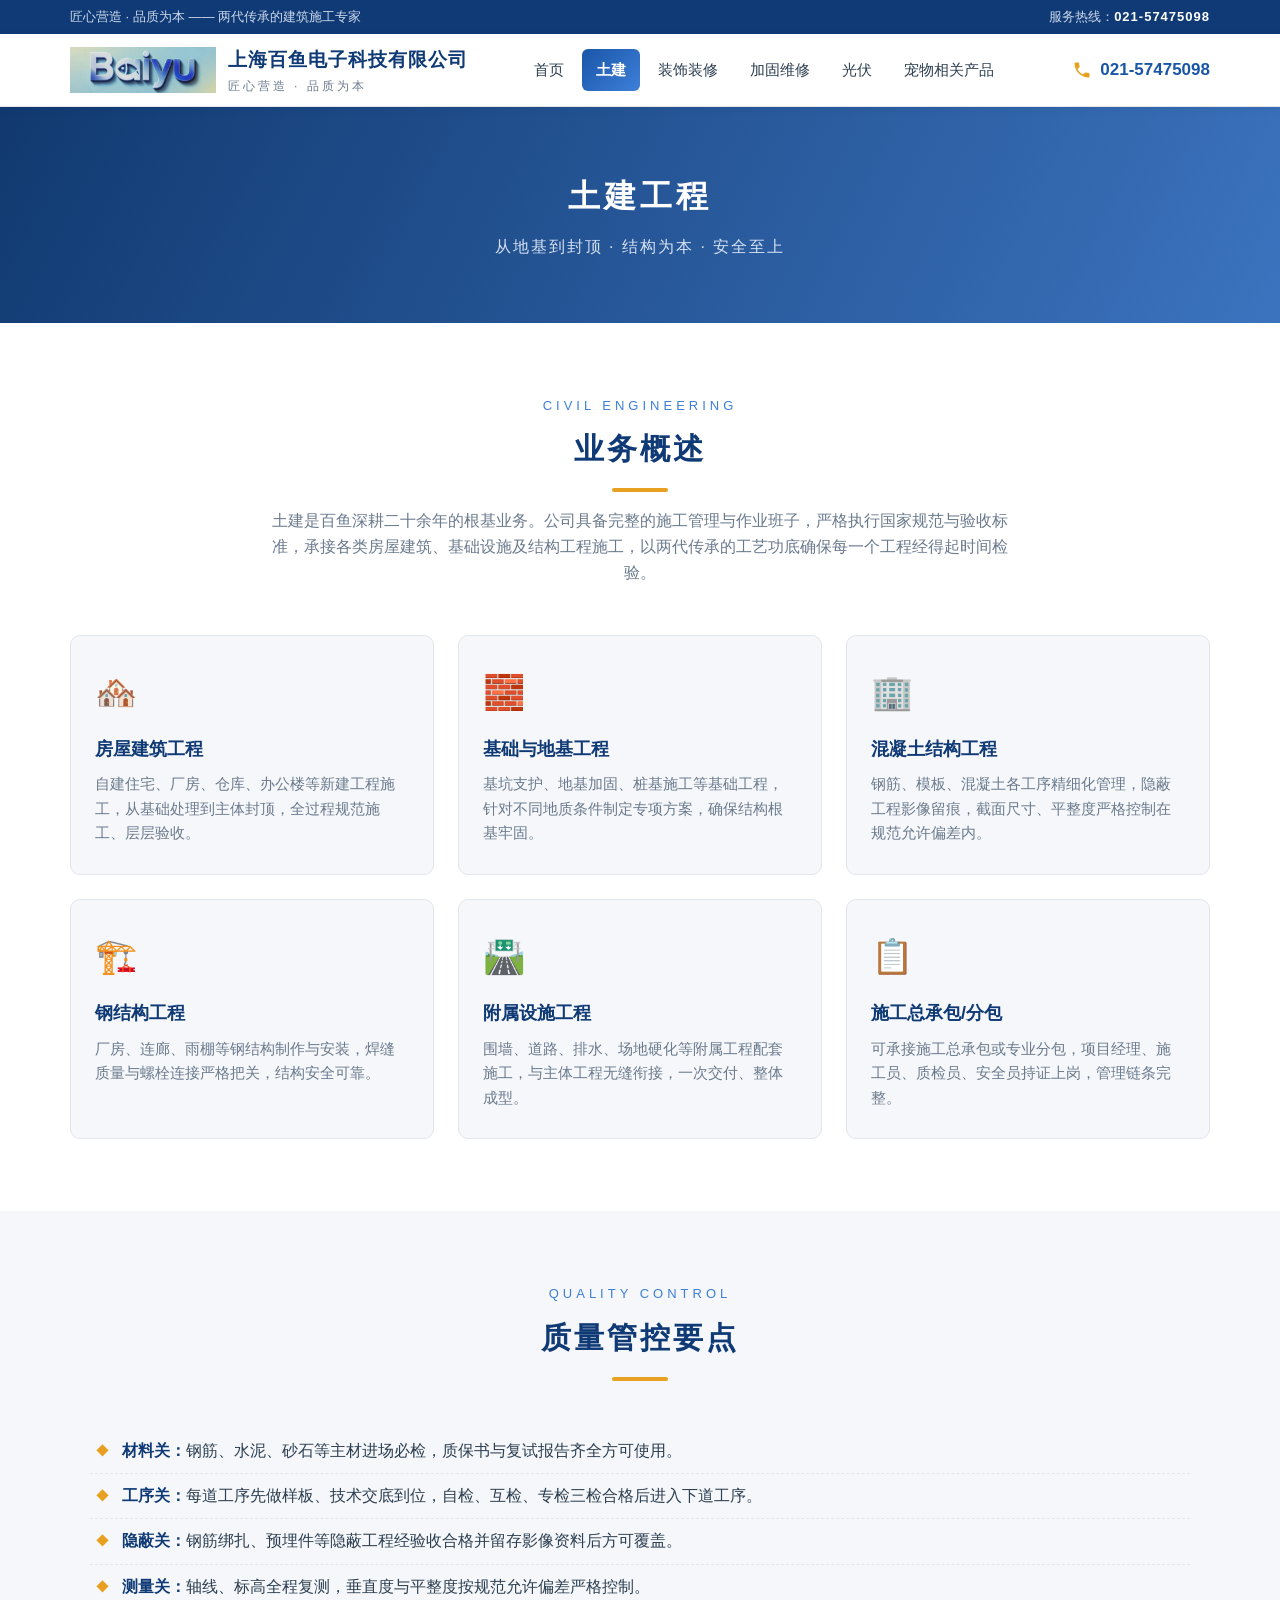
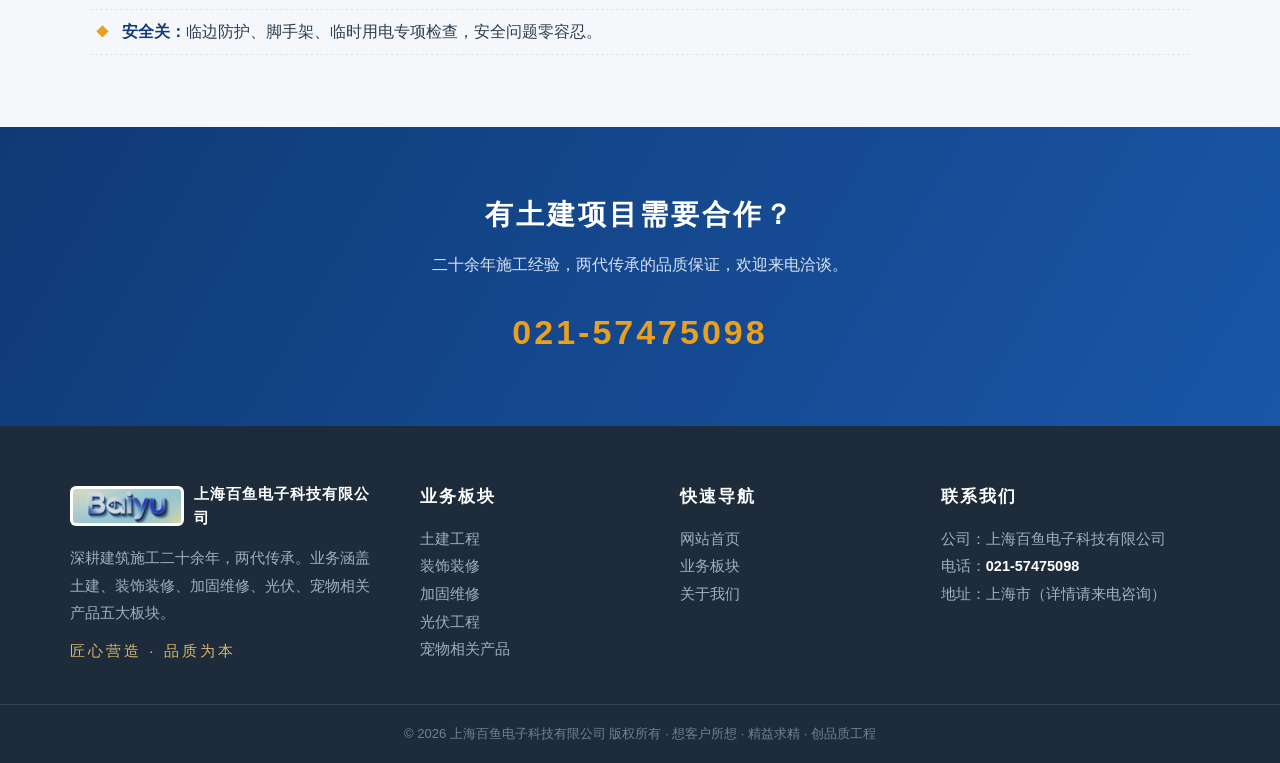
<file: tujian.html>
<!DOCTYPE html>
<html lang="zh-CN">
<head>
  <meta charset="UTF-8">
  <meta name="viewport" content="width=device-width, initial-scale=1.0">
  <meta name="description" content="上海百鱼电子科技有限公司土建工程业务：房屋建筑、基础工程、钢结构、混凝土结构施工，20余年施工经验，质量有保证。电话：021-57475098">
  <title>土建工程 · 上海百鱼电子科技有限公司</title>
  <link rel="icon" type="image/png" href="assets/logo.png">
  <link rel="stylesheet" href="css/style.css">
</head>
<body>

  <div class="topbar">
    <div class="container">
      <div>匠心营造 · 品质为本 —— 两代传承的建筑施工专家</div>
      <div>服务热线：<strong>021-57475098</strong></div>
    </div>
  </div>

  <header class="header">
    <div class="container nav">
      <a class="brand" href="index.html">
        <img src="assets/logo.png" alt="百鱼 Baiyu Logo">
        <div class="brand-text">
          <div class="cn">上海百鱼电子科技有限公司</div>
          <div class="slogan">匠心营造 · 品质为本</div>
        </div>
      </a>
      <nav class="nav-links" id="navLinks">
        <a href="index.html">首页</a>
        <a href="tujian.html" class="active">土建</a>
        <a href="zhuangshi.html">装饰装修</a>
        <a href="jiagu.html">加固维修</a>
        <a href="guangfu.html">光伏</a>
        <a href="chongwu.html">宠物相关产品</a>
      </nav>
      <div class="nav-phone">
        <svg viewBox="0 0 24 24"><path d="M6.6 10.8c1.4 2.8 3.8 5.1 6.6 6.6l2.2-2.2c.3-.3.7-.4 1-.2 1.1.4 2.3.6 3.6.6.6 0 1 .4 1 1V20c0 .6-.4 1-1 1C10.6 21 3 13.4 3 4c0-.6.4-1 1-1h3.5c.6 0 1 .4 1 1 0 1.2.2 2.4.6 3.6.1.3 0 .7-.2 1l-2.3 2.2z"/></svg>
        <span>021-57475098</span>
      </div>
      <button class="nav-toggle" aria-label="打开菜单">
        <span></span><span></span><span></span>
      </button>
    </div>
  </header>

  <section class="page-hero">
    <div class="container">
      <h1>土建工程</h1>
      <p>从地基到封顶 · 结构为本 · 安全至上</p>
    </div>
  </section>

  <section class="section alt">
    <div class="container">
      <div class="section-head reveal">
        <div class="en">Civil Engineering</div>
        <h2>业务概述</h2>
        <div class="line"></div>
        <p class="desc">土建是百鱼深耕二十余年的根基业务。公司具备完整的施工管理与作业班子，严格执行国家规范与验收标准，承接各类房屋建筑、基础设施及结构工程施工，以两代传承的工艺功底确保每一个工程经得起时间检验。</p>
      </div>
      <div class="point-grid">
        <div class="point-card reveal">
          <div class="ico">🏘️</div>
          <h3>房屋建筑工程</h3>
          <p>自建住宅、厂房、仓库、办公楼等新建工程施工，从基础处理到主体封顶，全过程规范施工、层层验收。</p>
        </div>
        <div class="point-card reveal">
          <div class="ico">🧱</div>
          <h3>基础与地基工程</h3>
          <p>基坑支护、地基加固、桩基施工等基础工程，针对不同地质条件制定专项方案，确保结构根基牢固。</p>
        </div>
        <div class="point-card reveal">
          <div class="ico">🏢</div>
          <h3>混凝土结构工程</h3>
          <p>钢筋、模板、混凝土各工序精细化管理，隐蔽工程影像留痕，截面尺寸、平整度严格控制在规范允许偏差内。</p>
        </div>
        <div class="point-card reveal">
          <div class="ico">🏗️</div>
          <h3>钢结构工程</h3>
          <p>厂房、连廊、雨棚等钢结构制作与安装，焊缝质量与螺栓连接严格把关，结构安全可靠。</p>
        </div>
        <div class="point-card reveal">
          <div class="ico">🛣️</div>
          <h3>附属设施工程</h3>
          <p>围墙、道路、排水、场地硬化等附属工程配套施工，与主体工程无缝衔接，一次交付、整体成型。</p>
        </div>
        <div class="point-card reveal">
          <div class="ico">📋</div>
          <h3>施工总承包/分包</h3>
          <p>可承接施工总承包或专业分包，项目经理、施工员、质检员、安全员持证上岗，管理链条完整。</p>
        </div>
      </div>
    </div>
  </section>

  <section class="section">
    <div class="container">
      <div class="section-head reveal">
        <div class="en">Quality Control</div>
        <h2>质量管控要点</h2>
        <div class="line"></div>
      </div>
      <div class="container reveal">
        <ul class="check-list">
          <li><strong>材料关：</strong>钢筋、水泥、砂石等主材进场必检，质保书与复试报告齐全方可使用。</li>
          <li><strong>工序关：</strong>每道工序先做样板、技术交底到位，自检、互检、专检三检合格后进入下道工序。</li>
          <li><strong>隐蔽关：</strong>钢筋绑扎、预埋件等隐蔽工程经验收合格并留存影像资料后方可覆盖。</li>
          <li><strong>测量关：</strong>轴线、标高全程复测，垂直度与平整度按规范允许偏差严格控制。</li>
          <li><strong>安全关：</strong>临边防护、脚手架、临时用电专项检查，安全问题零容忍。</li>
        </ul>
      </div>
    </div>
  </section>

  <section class="cta">
    <div class="container">
      <h2>有土建项目需要合作？</h2>
      <p>二十余年施工经验，两代传承的品质保证，欢迎来电洽谈。</p>
      <div class="phone">021-57475098</div>
    </div>
  </section>

  <footer class="footer">
    <div class="container footer-grid">
      <div>
        <div class="logo-row">
          <img src="assets/logo.png" alt="百鱼 Logo">
          <span>上海百鱼电子科技有限公司</span>
        </div>
        <p>深耕建筑施工二十余年，两代传承。业务涵盖土建、装饰装修、加固维修、光伏、宠物相关产品五大板块。</p>
        <div class="slogan-line">匠心营造 · 品质为本</div>
      </div>
      <div>
        <h4>业务板块</h4>
        <ul>
          <li><a href="tujian.html">土建工程</a></li>
          <li><a href="zhuangshi.html">装饰装修</a></li>
          <li><a href="jiagu.html">加固维修</a></li>
          <li><a href="guangfu.html">光伏工程</a></li>
          <li><a href="chongwu.html">宠物相关产品</a></li>
        </ul>
      </div>
      <div>
        <h4>快速导航</h4>
        <ul>
          <li><a href="index.html">网站首页</a></li>
          <li><a href="index.html#biz">业务板块</a></li>
          <li><a href="index.html#about">关于我们</a></li>
        </ul>
      </div>
      <div>
        <h4>联系我们</h4>
        <ul>
          <li>公司：上海百鱼电子科技有限公司</li>
          <li>电话：<strong style="color:#fff;">021-57475098</strong></li>
          <li>地址：上海市（详情请来电咨询）</li>
        </ul>
      </div>
    </div>
    <div class="footer-bottom">
      © 2026 上海百鱼电子科技有限公司 版权所有 · 想客户所想 · 精益求精 · 创品质工程
    </div>
  </footer>

  <button id="backTop" aria-label="回到顶部">↑</button>
  <script src="js/main.js"></script>
</body>
</html>
</file>
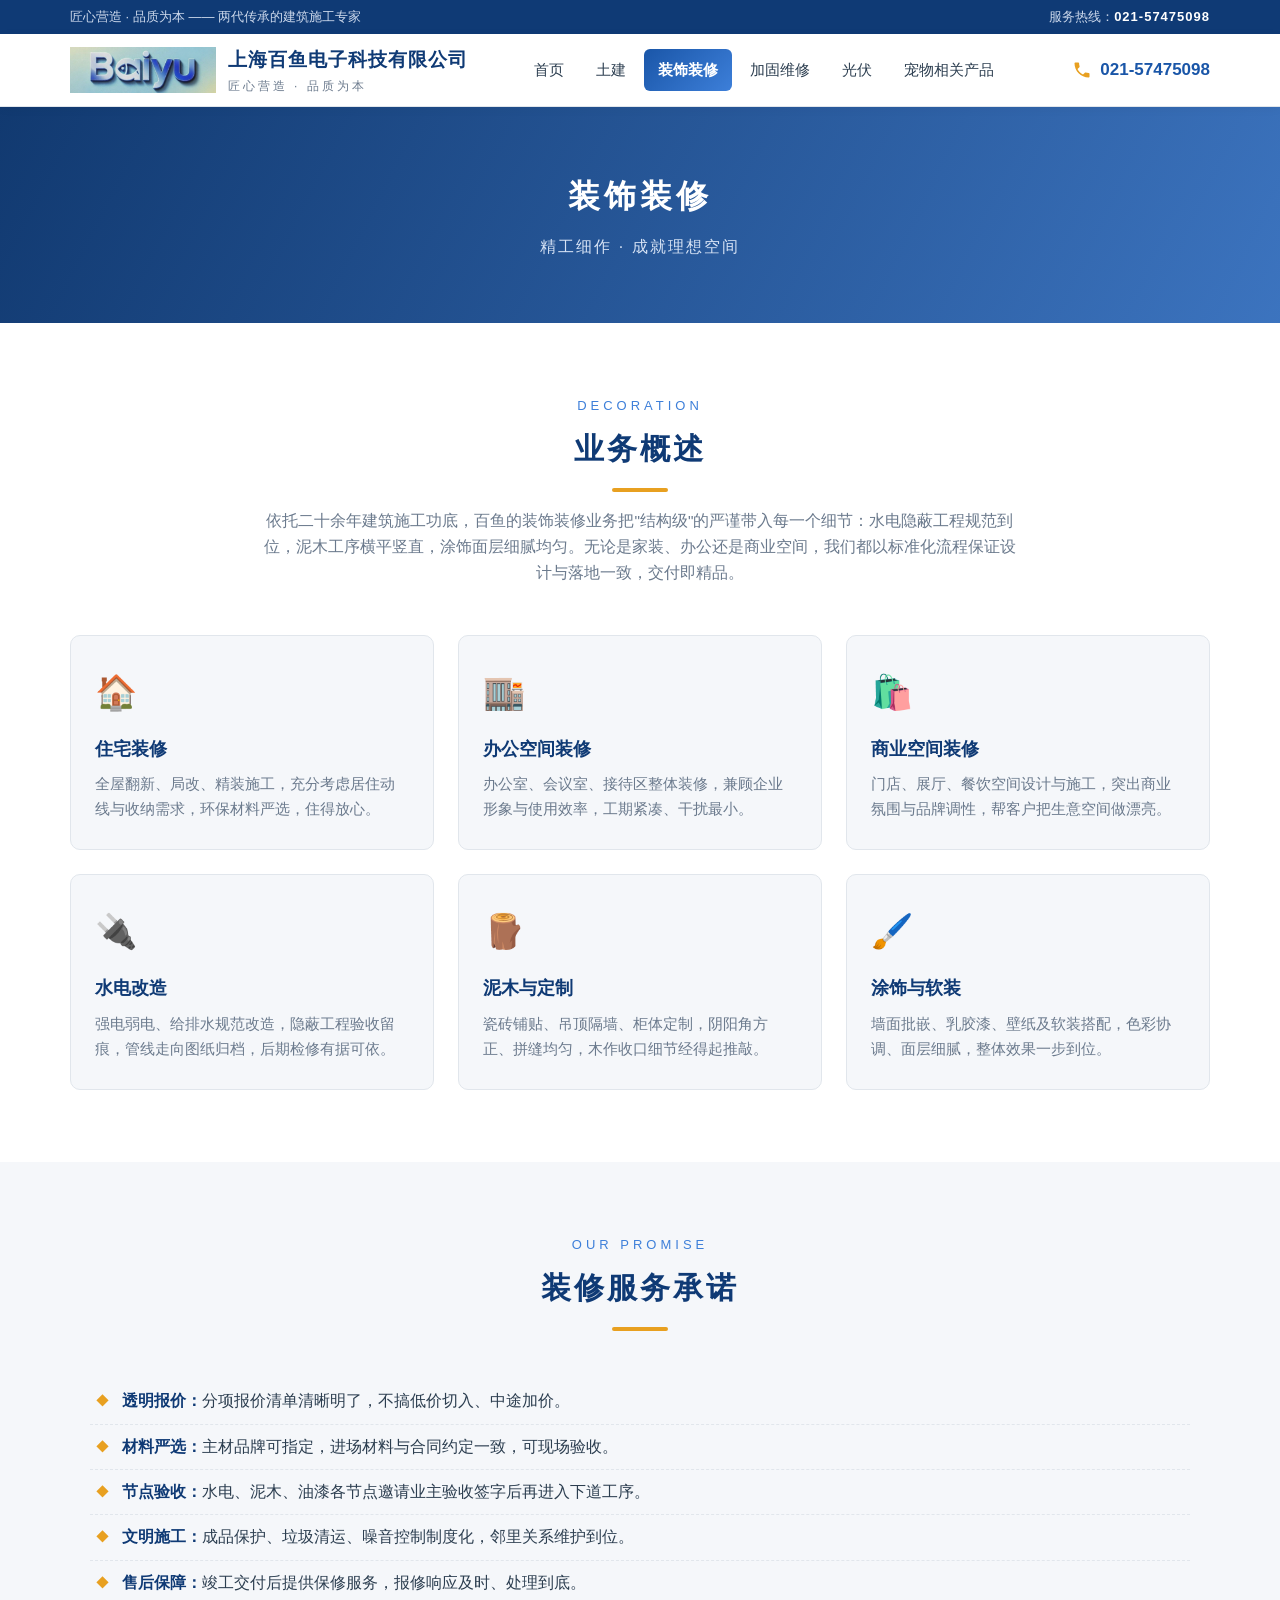
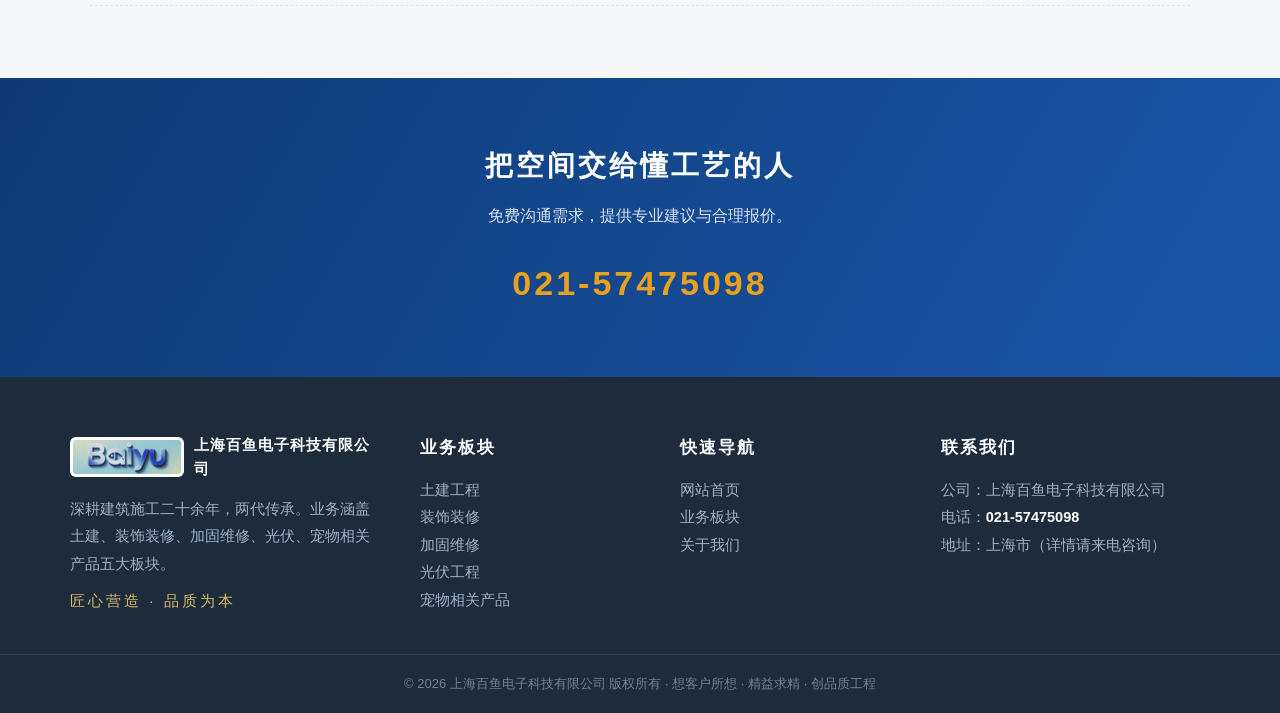
<file: zhuangshi.html>
<!DOCTYPE html>
<html lang="zh-CN">
<head>
  <meta charset="UTF-8">
  <meta name="viewport" content="width=device-width, initial-scale=1.0">
  <meta name="description" content="上海百鱼电子科技有限公司装饰装修业务：住宅、办公、商业空间设计与施工，精装交付，材料严选，工艺精细。电话：021-57475098">
  <title>装饰装修 · 上海百鱼电子科技有限公司</title>
  <link rel="icon" type="image/png" href="assets/logo.png">
  <link rel="stylesheet" href="css/style.css">
</head>
<body>

  <div class="topbar">
    <div class="container">
      <div>匠心营造 · 品质为本 —— 两代传承的建筑施工专家</div>
      <div>服务热线：<strong>021-57475098</strong></div>
    </div>
  </div>

  <header class="header">
    <div class="container nav">
      <a class="brand" href="index.html">
        <img src="assets/logo.png" alt="百鱼 Baiyu Logo">
        <div class="brand-text">
          <div class="cn">上海百鱼电子科技有限公司</div>
          <div class="slogan">匠心营造 · 品质为本</div>
        </div>
      </a>
      <nav class="nav-links" id="navLinks">
        <a href="index.html">首页</a>
        <a href="tujian.html">土建</a>
        <a href="zhuangshi.html" class="active">装饰装修</a>
        <a href="jiagu.html">加固维修</a>
        <a href="guangfu.html">光伏</a>
        <a href="chongwu.html">宠物相关产品</a>
      </nav>
      <div class="nav-phone">
        <svg viewBox="0 0 24 24"><path d="M6.6 10.8c1.4 2.8 3.8 5.1 6.6 6.6l2.2-2.2c.3-.3.7-.4 1-.2 1.1.4 2.3.6 3.6.6.6 0 1 .4 1 1V20c0 .6-.4 1-1 1C10.6 21 3 13.4 3 4c0-.6.4-1 1-1h3.5c.6 0 1 .4 1 1 0 1.2.2 2.4.6 3.6.1.3 0 .7-.2 1l-2.3 2.2z"/></svg>
        <span>021-57475098</span>
      </div>
      <button class="nav-toggle" aria-label="打开菜单">
        <span></span><span></span><span></span>
      </button>
    </div>
  </header>

  <section class="page-hero">
    <div class="container">
      <h1>装饰装修</h1>
      <p>精工细作 · 成就理想空间</p>
    </div>
  </section>

  <section class="section alt">
    <div class="container">
      <div class="section-head reveal">
        <div class="en">Decoration</div>
        <h2>业务概述</h2>
        <div class="line"></div>
        <p class="desc">依托二十余年建筑施工功底，百鱼的装饰装修业务把"结构级"的严谨带入每一个细节：水电隐蔽工程规范到位，泥木工序横平竖直，涂饰面层细腻均匀。无论是家装、办公还是商业空间，我们都以标准化流程保证设计与落地一致，交付即精品。</p>
      </div>
      <div class="point-grid">
        <div class="point-card reveal">
          <div class="ico">🏠</div>
          <h3>住宅装修</h3>
          <p>全屋翻新、局改、精装施工，充分考虑居住动线与收纳需求，环保材料严选，住得放心。</p>
        </div>
        <div class="point-card reveal">
          <div class="ico">🏬</div>
          <h3>办公空间装修</h3>
          <p>办公室、会议室、接待区整体装修，兼顾企业形象与使用效率，工期紧凑、干扰最小。</p>
        </div>
        <div class="point-card reveal">
          <div class="ico">🛍️</div>
          <h3>商业空间装修</h3>
          <p>门店、展厅、餐饮空间设计与施工，突出商业氛围与品牌调性，帮客户把生意空间做漂亮。</p>
        </div>
        <div class="point-card reveal">
          <div class="ico">🔌</div>
          <h3>水电改造</h3>
          <p>强电弱电、给排水规范改造，隐蔽工程验收留痕，管线走向图纸归档，后期检修有据可依。</p>
        </div>
        <div class="point-card reveal">
          <div class="ico">🪵</div>
          <h3>泥木与定制</h3>
          <p>瓷砖铺贴、吊顶隔墙、柜体定制，阴阳角方正、拼缝均匀，木作收口细节经得起推敲。</p>
        </div>
        <div class="point-card reveal">
          <div class="ico">🖌️</div>
          <h3>涂饰与软装</h3>
          <p>墙面批嵌、乳胶漆、壁纸及软装搭配，色彩协调、面层细腻，整体效果一步到位。</p>
        </div>
      </div>
    </div>
  </section>

  <section class="section">
    <div class="container">
      <div class="section-head reveal">
        <div class="en">Our Promise</div>
        <h2>装修服务承诺</h2>
        <div class="line"></div>
      </div>
      <div class="container reveal">
        <ul class="check-list">
          <li><strong>透明报价：</strong>分项报价清单清晰明了，不搞低价切入、中途加价。</li>
          <li><strong>材料严选：</strong>主材品牌可指定，进场材料与合同约定一致，可现场验收。</li>
          <li><strong>节点验收：</strong>水电、泥木、油漆各节点邀请业主验收签字后再进入下道工序。</li>
          <li><strong>文明施工：</strong>成品保护、垃圾清运、噪音控制制度化，邻里关系维护到位。</li>
          <li><strong>售后保障：</strong>竣工交付后提供保修服务，报修响应及时、处理到底。</li>
        </ul>
      </div>
    </div>
  </section>

  <section class="cta">
    <div class="container">
      <h2>把空间交给懂工艺的人</h2>
      <p>免费沟通需求，提供专业建议与合理报价。</p>
      <div class="phone">021-57475098</div>
    </div>
  </section>

  <footer class="footer">
    <div class="container footer-grid">
      <div>
        <div class="logo-row">
          <img src="assets/logo.png" alt="百鱼 Logo">
          <span>上海百鱼电子科技有限公司</span>
        </div>
        <p>深耕建筑施工二十余年，两代传承。业务涵盖土建、装饰装修、加固维修、光伏、宠物相关产品五大板块。</p>
        <div class="slogan-line">匠心营造 · 品质为本</div>
      </div>
      <div>
        <h4>业务板块</h4>
        <ul>
          <li><a href="tujian.html">土建工程</a></li>
          <li><a href="zhuangshi.html">装饰装修</a></li>
          <li><a href="jiagu.html">加固维修</a></li>
          <li><a href="guangfu.html">光伏工程</a></li>
          <li><a href="chongwu.html">宠物相关产品</a></li>
        </ul>
      </div>
      <div>
        <h4>快速导航</h4>
        <ul>
          <li><a href="index.html">网站首页</a></li>
          <li><a href="index.html#biz">业务板块</a></li>
          <li><a href="index.html#about">关于我们</a></li>
        </ul>
      </div>
      <div>
        <h4>联系我们</h4>
        <ul>
          <li>公司：上海百鱼电子科技有限公司</li>
          <li>电话：<strong style="color:#fff;">021-57475098</strong></li>
          <li>地址：上海市（详情请来电咨询）</li>
        </ul>
      </div>
    </div>
    <div class="footer-bottom">
      © 2026 上海百鱼电子科技有限公司 版权所有 · 想客户所想 · 精益求精 · 创品质工程
    </div>
  </footer>

  <button id="backTop" aria-label="回到顶部">↑</button>
  <script src="js/main.js"></script>
</body>
</html>
</file>
<file: css/style.css>
/* ============================================================
   上海百鱼电子科技有限公司 · 官网样式
   理念：匠心营造 · 品质为本
   ============================================================ */

:root {
  --primary: #1a56a8;
  --primary-dark: #0f3a75;
  --primary-light: #3d7fd9;
  --accent: #e8a020;
  --bg: #f5f7fa;
  --white: #ffffff;
  --text: #2c3e50;
  --text-light: #6b7a8d;
  --border: #e1e6ec;
  --shadow: 0 4px 18px rgba(15, 58, 117, 0.08);
  --radius: 10px;
  --max-width: 1180px;
}

* { margin: 0; padding: 0; box-sizing: border-box; }

html { scroll-behavior: smooth; }

body {
  font-family: "Microsoft YaHei", "PingFang SC", "Helvetica Neue", Arial, sans-serif;
  color: var(--text);
  background: var(--bg);
  line-height: 1.7;
  -webkit-font-smoothing: antialiased;
}

img { max-width: 100%; display: block; }
a { text-decoration: none; color: inherit; }
ul { list-style: none; }

.container {
  max-width: var(--max-width);
  margin: 0 auto;
  padding: 0 20px;
}

/* ---------- 顶部信息条 ---------- */
.topbar {
  background: var(--primary-dark);
  color: #cdd9ec;
  font-size: 13px;
  padding: 6px 0;
}
.topbar .container {
  display: flex;
  justify-content: space-between;
  align-items: center;
  flex-wrap: wrap;
  gap: 6px;
}
.topbar strong { color: #fff; letter-spacing: 1px; }

/* ---------- 导航 ---------- */
.header {
  background: var(--white);
  border-bottom: 1px solid var(--border);
  position: sticky;
  top: 0;
  z-index: 100;
  box-shadow: 0 2px 10px rgba(0,0,0,0.04);
}
.nav {
  display: flex;
  align-items: center;
  justify-content: space-between;
  height: 72px;
}
.brand {
  display: flex;
  align-items: center;
  gap: 12px;
}
.brand img { height: 46px; width: auto; }
.brand-text .cn {
  font-size: 19px;
  font-weight: 700;
  color: var(--primary-dark);
  letter-spacing: 1px;
}
.brand-text .slogan {
  font-size: 12px;
  color: var(--text-light);
  letter-spacing: 3px;
}

.nav-links {
  display: flex;
  align-items: center;
  gap: 4px;
}
.nav-links a {
  padding: 8px 14px;
  font-size: 15px;
  color: var(--text);
  border-radius: 6px;
  transition: all 0.25s;
  white-space: nowrap;
}
.nav-links a:hover { color: var(--primary); background: #eef3fb; }
.nav-links a.active {
  color: var(--white);
  background: linear-gradient(135deg, var(--primary), var(--primary-light));
  font-weight: 600;
}
.nav-phone {
  display: flex;
  align-items: center;
  gap: 8px;
  color: var(--primary);
  font-weight: 700;
  font-size: 17px;
  margin-left: 12px;
}
.nav-phone svg { width: 20px; height: 20px; fill: var(--accent); }

.nav-toggle {
  display: none;
  background: none;
  border: none;
  cursor: pointer;
  padding: 8px;
}
.nav-toggle span {
  display: block;
  width: 24px;
  height: 3px;
  background: var(--primary-dark);
  margin: 5px 0;
  border-radius: 2px;
  transition: all 0.3s;
}

/* ---------- Hero 横幅 ---------- */
.hero {
  background:
    linear-gradient(120deg, rgba(15,58,117,0.92) 0%, rgba(26,86,168,0.85) 55%, rgba(61,127,217,0.75) 100%),
    linear-gradient(45deg, #22303f, #3b4a5a);
  color: #fff;
  padding: 96px 0 108px;
  text-align: center;
  position: relative;
  overflow: hidden;
}
.hero::after {
  content: "";
  position: absolute;
  right: -120px;
  top: -120px;
  width: 420px;
  height: 420px;
  border-radius: 50%;
  background: rgba(255,255,255,0.05);
}
.hero h1 {
  font-size: 42px;
  letter-spacing: 4px;
  margin-bottom: 18px;
  font-weight: 700;
}
.hero .sub {
  font-size: 19px;
  letter-spacing: 6px;
  color: #d7e3f5;
  margin-bottom: 34px;
}
.hero-actions { display: flex; gap: 16px; justify-content: center; flex-wrap: wrap; }

.btn {
  display: inline-block;
  padding: 13px 34px;
  border-radius: 8px;
  font-size: 16px;
  font-weight: 600;
  letter-spacing: 2px;
  transition: all 0.25s;
  cursor: pointer;
  border: none;
}
.btn-primary { background: var(--accent); color: #fff; }
.btn-primary:hover { background: #cf8c12; transform: translateY(-2px); }
.btn-ghost {
  background: transparent;
  color: #fff;
  border: 2px solid rgba(255,255,255,0.7);
}
.btn-ghost:hover { background: rgba(255,255,255,0.12); }

/* 页面内页 hero（栏目页用） */
.page-hero {
  background:
    linear-gradient(120deg, rgba(15,58,117,0.9), rgba(61,127,217,0.8)),
    linear-gradient(45deg, #22303f, #3b4a5a);
  color: #fff;
  text-align: center;
  padding: 62px 0;
}
.page-hero h1 { font-size: 32px; letter-spacing: 4px; margin-bottom: 10px; }
.page-hero p { color: #d7e3f5; letter-spacing: 2px; font-size: 16px; }

/* ---------- 通用 section ---------- */
.section { padding: 72px 0; }
.section.alt { background: var(--white); }
.section-head { text-align: center; margin-bottom: 48px; }
.section-head .en {
  font-size: 13px;
  letter-spacing: 4px;
  color: var(--primary-light);
  text-transform: uppercase;
  margin-bottom: 6px;
}
.section-head h2 {
  font-size: 30px;
  color: var(--primary-dark);
  letter-spacing: 3px;
}
.section-head .line {
  width: 56px;
  height: 4px;
  background: var(--accent);
  margin: 14px auto 0;
  border-radius: 2px;
}
.section-head p.desc {
  max-width: 760px;
  margin: 16px auto 0;
  color: var(--text-light);
  font-size: 15.5px;
}

/* ---------- 优势统计（首页） ---------- */
.stats {
  background: var(--white);
  margin-top: -54px;
  position: relative;
  z-index: 5;
  border-radius: var(--radius);
  box-shadow: var(--shadow);
  padding: 34px 20px;
  display: grid;
  grid-template-columns: repeat(4, 1fr);
  gap: 20px;
  max-width: var(--max-width);
  margin-left: auto;
  margin-right: auto;
}
.stat { text-align: center; }
.stat .num {
  font-size: 40px;
  font-weight: 800;
  color: var(--primary);
  line-height: 1.2;
}
.stat .num span { font-size: 18px; font-weight: 600; margin-left: 2px; }
.stat .label { color: var(--text-light); font-size: 14.5px; margin-top: 6px; letter-spacing: 1px; }

/* ---------- 业务板块卡片 ---------- */
.biz-grid {
  display: grid;
  grid-template-columns: repeat(3, 1fr);
  gap: 24px;
}
.biz-card {
  background: var(--white);
  border-radius: var(--radius);
  overflow: hidden;
  box-shadow: var(--shadow);
  transition: transform 0.3s, box-shadow 0.3s;
  display: flex;
  flex-direction: column;
}
.biz-card:hover {
  transform: translateY(-6px);
  box-shadow: 0 12px 30px rgba(15,58,117,0.16);
}
.biz-card .icon {
  height: 120px;
  display: flex;
  align-items: center;
  justify-content: center;
  font-size: 52px;
  color: #fff;
}
.icon-1 { background: linear-gradient(135deg, #1a56a8, #3d7fd9); }
.icon-2 { background: linear-gradient(135deg, #b0752a, #e8a020); }
.icon-3 { background: linear-gradient(135deg, #2e7d5b, #4caf7d); }
.icon-4 { background: linear-gradient(135deg, #c96a1f, #f0a04b); }
.icon-5 { background: linear-gradient(135deg, #6a4fa3, #9b7fd4); }
.biz-card .body { padding: 24px; flex: 1; display: flex; flex-direction: column; }
.biz-card h3 { font-size: 20px; color: var(--primary-dark); margin-bottom: 10px; letter-spacing: 1px; }
.biz-card p { color: var(--text-light); font-size: 14.5px; flex: 1; }
.biz-card .more {
  margin-top: 18px;
  color: var(--primary);
  font-weight: 600;
  font-size: 14.5px;
}
.biz-card .more:hover { color: var(--accent); }

/* ---------- 关于我们 ---------- */
.about-wrap {
  display: grid;
  grid-template-columns: 1.1fr 1fr;
  gap: 48px;
  align-items: center;
}
.about-text h2 { font-size: 28px; color: var(--primary-dark); margin-bottom: 20px; letter-spacing: 2px; }
.about-text p { margin-bottom: 14px; color: var(--text-light); font-size: 15.5px; }
.about-list { margin-top: 18px; }
.about-list li {
  padding: 8px 0 8px 30px;
  position: relative;
  color: var(--text);
  font-size: 15.5px;
}
.about-list li::before {
  content: "✓";
  position: absolute;
  left: 0;
  top: 8px;
  width: 20px;
  height: 20px;
  background: #e6f0fb;
  color: var(--primary);
  border-radius: 50%;
  font-size: 13px;
  display: flex;
  align-items: center;
  justify-content: center;
  font-weight: 700;
}
.about-badge {
  background: linear-gradient(135deg, var(--primary-dark), var(--primary-light));
  border-radius: var(--radius);
  color: #fff;
  padding: 44px 36px;
  text-align: center;
}
.about-badge .big { font-size: 56px; font-weight: 800; line-height: 1.1; }
.about-badge .big span { font-size: 22px; font-weight: 600; }
.about-badge .t { font-size: 17px; margin-top: 8px; letter-spacing: 2px; color: #d7e3f5; }
.about-badge hr { border: none; border-top: 1px solid rgba(255,255,255,0.25); margin: 26px 0; }
.about-badge .phil { font-size: 22px; letter-spacing: 6px; font-weight: 700; }
.about-badge .phil-sub { font-size: 13.5px; color: #cdd9ec; margin-top: 8px; letter-spacing: 2px; }

/* ---------- 服务流程 ---------- */
.flow-grid {
  display: grid;
  grid-template-columns: repeat(5, 1fr);
  gap: 18px;
  counter-reset: flow;
}
.flow-item {
  background: var(--white);
  border-radius: var(--radius);
  padding: 26px 18px;
  text-align: center;
  box-shadow: var(--shadow);
  position: relative;
  counter-increment: flow;
}
.flow-item::before {
  content: counter(flow, decimal-leading-zero);
  display: block;
  font-size: 30px;
  font-weight: 800;
  color: #dfe8f4;
  margin-bottom: 8px;
}
.flow-item h4 { color: var(--primary-dark); font-size: 16.5px; margin-bottom: 6px; }
.flow-item p { font-size: 13.5px; color: var(--text-light); }

/* ---------- 内容页通用卡片 ---------- */
.point-grid {
  display: grid;
  grid-template-columns: repeat(3, 1fr);
  gap: 24px;
}
.point-card {
  background: var(--bg);
  border: 1px solid var(--border);
  border-radius: var(--radius);
  padding: 28px 24px;
  transition: all 0.25s;
}
.point-card:hover { border-color: var(--primary-light); background: var(--white); box-shadow: var(--shadow); }
.point-card .ico { font-size: 34px; margin-bottom: 12px; }
.point-card h3 { font-size: 18px; color: var(--primary-dark); margin-bottom: 8px; }
.point-card p { font-size: 14.5px; color: var(--text-light); }

/* 列表型内容 */
.check-list li {
  padding: 9px 0 9px 32px;
  position: relative;
  border-bottom: 1px dashed var(--border);
  color: var(--text);
  font-size: 15.5px;
}
.check-list li::before {
  content: "◆";
  position: absolute;
  left: 6px;
  color: var(--accent);
  font-size: 13px;
  top: 11px;
}
.check-list li strong { color: var(--primary-dark); }

/* ---------- 联系 CTA ---------- */
.cta {
  background: linear-gradient(120deg, var(--primary-dark), var(--primary));
  color: #fff;
  text-align: center;
  padding: 64px 0;
}
.cta h2 { font-size: 28px; letter-spacing: 3px; margin-bottom: 12px; }
.cta p { color: #d7e3f5; margin-bottom: 26px; font-size: 16px; }
.cta .phone {
  font-size: 34px;
  font-weight: 800;
  letter-spacing: 3px;
  color: var(--accent);
}

/* ---------- 页脚 ---------- */
.footer {
  background: #1d2b3a;
  color: #9fb0c3;
  padding: 56px 0 0;
  font-size: 14.5px;
}
.footer-grid {
  display: grid;
  grid-template-columns: 1.4fr 1fr 1fr 1.2fr;
  gap: 36px;
  padding-bottom: 40px;
}
.footer h4 {
  color: #fff;
  font-size: 16.5px;
  margin-bottom: 16px;
  letter-spacing: 2px;
}
.footer .logo-row { display: flex; align-items: center; gap: 10px; margin-bottom: 14px; }
.footer .logo-row img { height: 40px; background: #fff; border-radius: 6px; padding: 3px; }
.footer .logo-row span { color: #fff; font-weight: 700; letter-spacing: 1px; }
.footer p, .footer li { line-height: 1.9; }
.footer a:hover { color: #fff; }
.footer .slogan-line {
  color: #d7b96a;
  letter-spacing: 3px;
  margin-top: 10px;
  font-size: 15px;
}
.footer-bottom {
  border-top: 1px solid rgba(255,255,255,0.1);
  padding: 18px 0;
  text-align: center;
  font-size: 13px;
  color: #718096;
}

/* ---------- 回到顶部 ---------- */
#backTop {
  position: fixed;
  right: 26px;
  bottom: 34px;
  width: 46px;
  height: 46px;
  border-radius: 50%;
  background: var(--primary);
  color: #fff;
  border: none;
  font-size: 20px;
  cursor: pointer;
  opacity: 0;
  visibility: hidden;
  transition: all 0.3s;
  box-shadow: 0 4px 14px rgba(26,86,168,0.4);
  z-index: 99;
}
#backTop.show { opacity: 1; visibility: visible; }
#backTop:hover { background: var(--primary-dark); }

/* ---------- 滚动入场动画 ---------- */
.reveal { opacity: 0; transform: translateY(26px); transition: opacity 0.7s ease, transform 0.7s ease; }
.reveal.visible { opacity: 1; transform: none; }

/* ---------- 响应式 ---------- */
@media (max-width: 960px) {
  .biz-grid, .point-grid { grid-template-columns: repeat(2, 1fr); }
  .about-wrap { grid-template-columns: 1fr; }
  .flow-grid { grid-template-columns: repeat(3, 1fr); }
  .stats { grid-template-columns: repeat(2, 1fr); }
  .footer-grid { grid-template-columns: repeat(2, 1fr); }
  .hero h1 { font-size: 32px; }
}

@media (max-width: 720px) {
  .nav-toggle { display: block; }
  .nav-phone span { display: none; }
  .nav-links {
    position: absolute;
    top: 72px;
    left: 0;
    right: 0;
    background: var(--white);
    flex-direction: column;
    align-items: stretch;
    padding: 10px 20px 18px;
    gap: 2px;
    border-bottom: 1px solid var(--border);
    box-shadow: 0 12px 24px rgba(0,0,0,0.08);
    display: none;
  }
  .nav-links.open { display: flex; }
  .nav-links a { padding: 12px 14px; }
  .hero { padding: 68px 0 84px; }
  .hero h1 { font-size: 26px; letter-spacing: 2px; }
  .hero .sub { font-size: 15px; letter-spacing: 3px; }
  .section { padding: 52px 0; }
  .section-head h2 { font-size: 24px; }
  .biz-grid, .point-grid, .flow-grid { grid-template-columns: 1fr; }
  .footer-grid { grid-template-columns: 1fr; }
  .brand-text .cn { font-size: 16px; }
  .cta .phone { font-size: 26px; }
}
</file>
